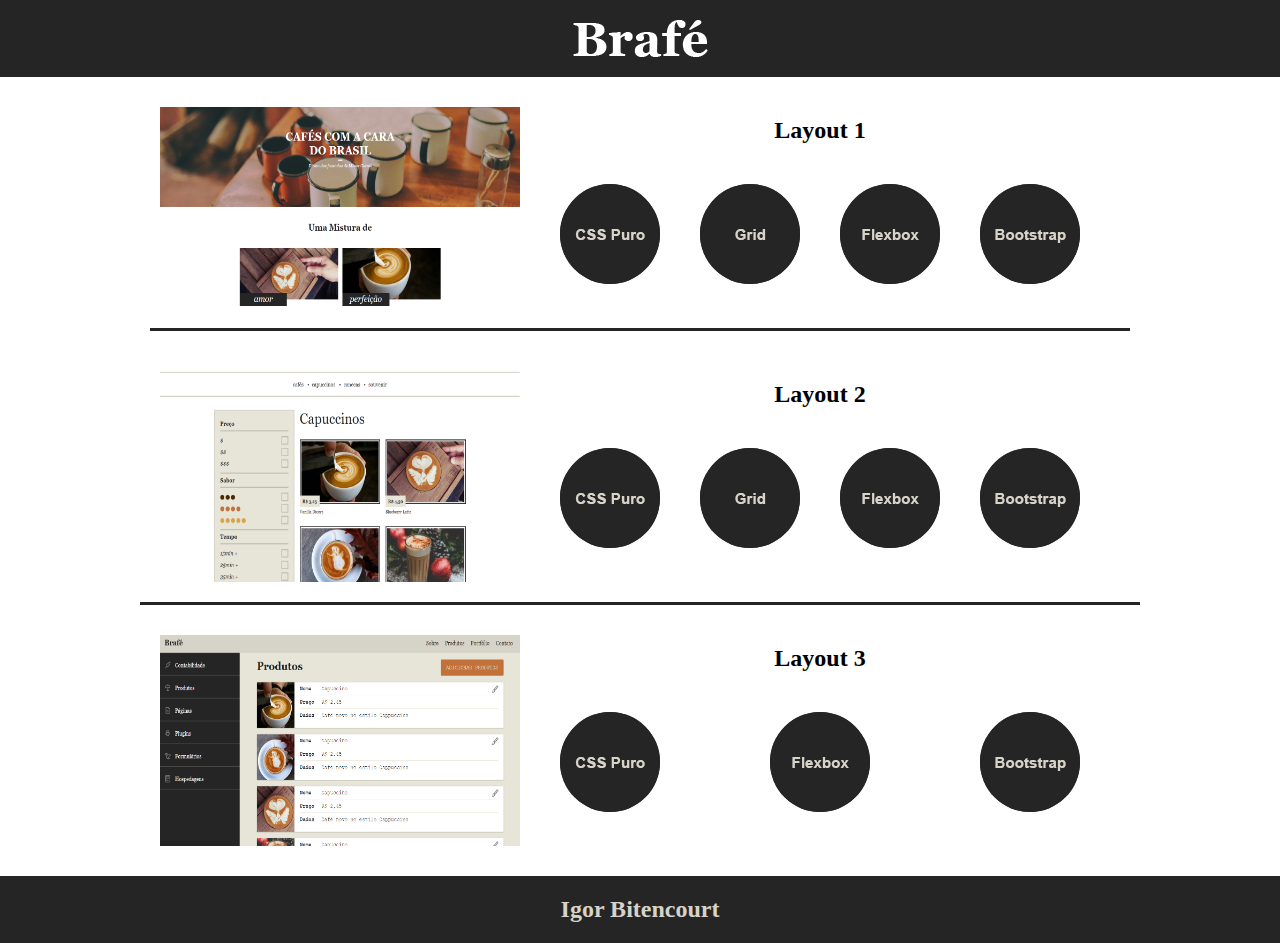
<file: index.html>
<!DOCTYPE html>
<html>
<head>
	<title>CSS Avançado Posicionamento</title>
	<meta charset="utf-8">
	<meta name="viewport" content="width=device-width, initial-scale=1, shrink-to-fit=no">
	<link rel="stylesheet" type="text/css" href="css/style.css">
</head>

	<header class="header">
		<img src="./img/brafe.png" alt="">
	</header>
	<body>
		<div>
			<div class="container-l1">
				<img src="./img/layout-1.png" alt="layout 1">
				<div class="info-l1">
					<h2>Layout 1</h2>
					<div>
						<a href="./layout1-1.html"><img src="./img/csspuro.png" href="" alt=""></a>
						<a href="./layout1-2.html"><img src="./img/grid.png" alt=""></a>
						<a href="./layout1-3.html"><img src="./img/flexbox.png" alt=""></a>
						<a href="./layout1-4.html"><img src="./img/bootstrap.png" alt=""></a>
					</div>	
				</div>
			</div>
		
			<div class="container-l2">
				<img src="./img/layout-2.png" alt="layout 2">
				<div class="info-l1">
					<h2>Layout 2</h2>
					<div>
						<a href="./layout2-1.html"><img src="./img/csspuro.png" alt=""></a>
						<a href="./layout2-2.html"><img src="./img/grid.png" alt=""></a>
						<a href="./layout2-3.html"><img src="./img/flexbox.png" alt=""></a>
						<a href="./layout2-4.html"><img src="./img/bootstrap.png" alt=""></a>
					</div>	
				</div>
			</div>
			
			<div class="container-l3">
				<img src="./img/layout-3.png" alt="layout 3">
				<div class="info-l1">
					<h2>Layout 3</h2>
					<div>
						<a href="./layout3-1.html"><img src="./img/csspuro.png" alt=""></a>
						<a href="./layout3-2.html"><img src="./img/flexbox.png" alt=""></a>
						<a href="./layout3-3.html"><img src="./img/bootstrap.png" alt=""></a>
					</div>	
				</div>
			</div>
		</div>
		<footer class="footer">
			<h2>Igor Bitencourt</h2>
		</footer>
	
</body>
</html>
</file>
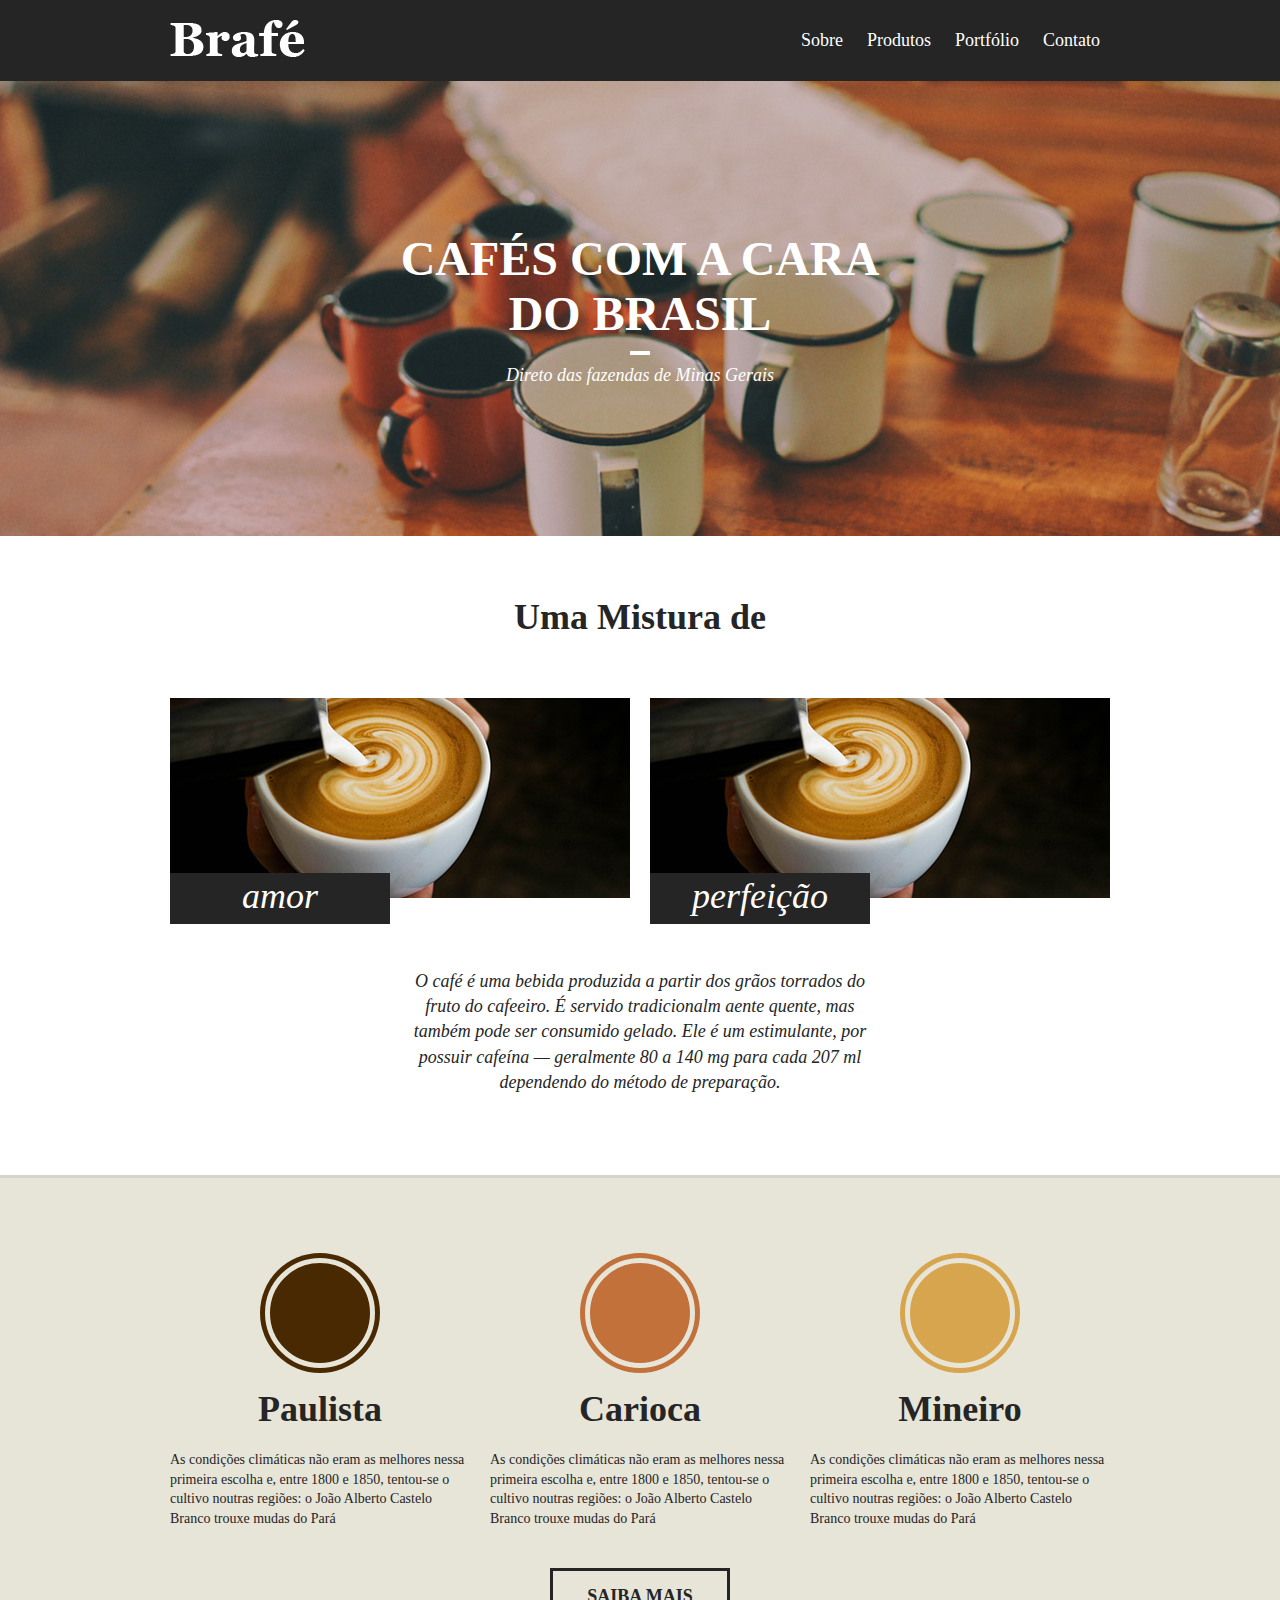
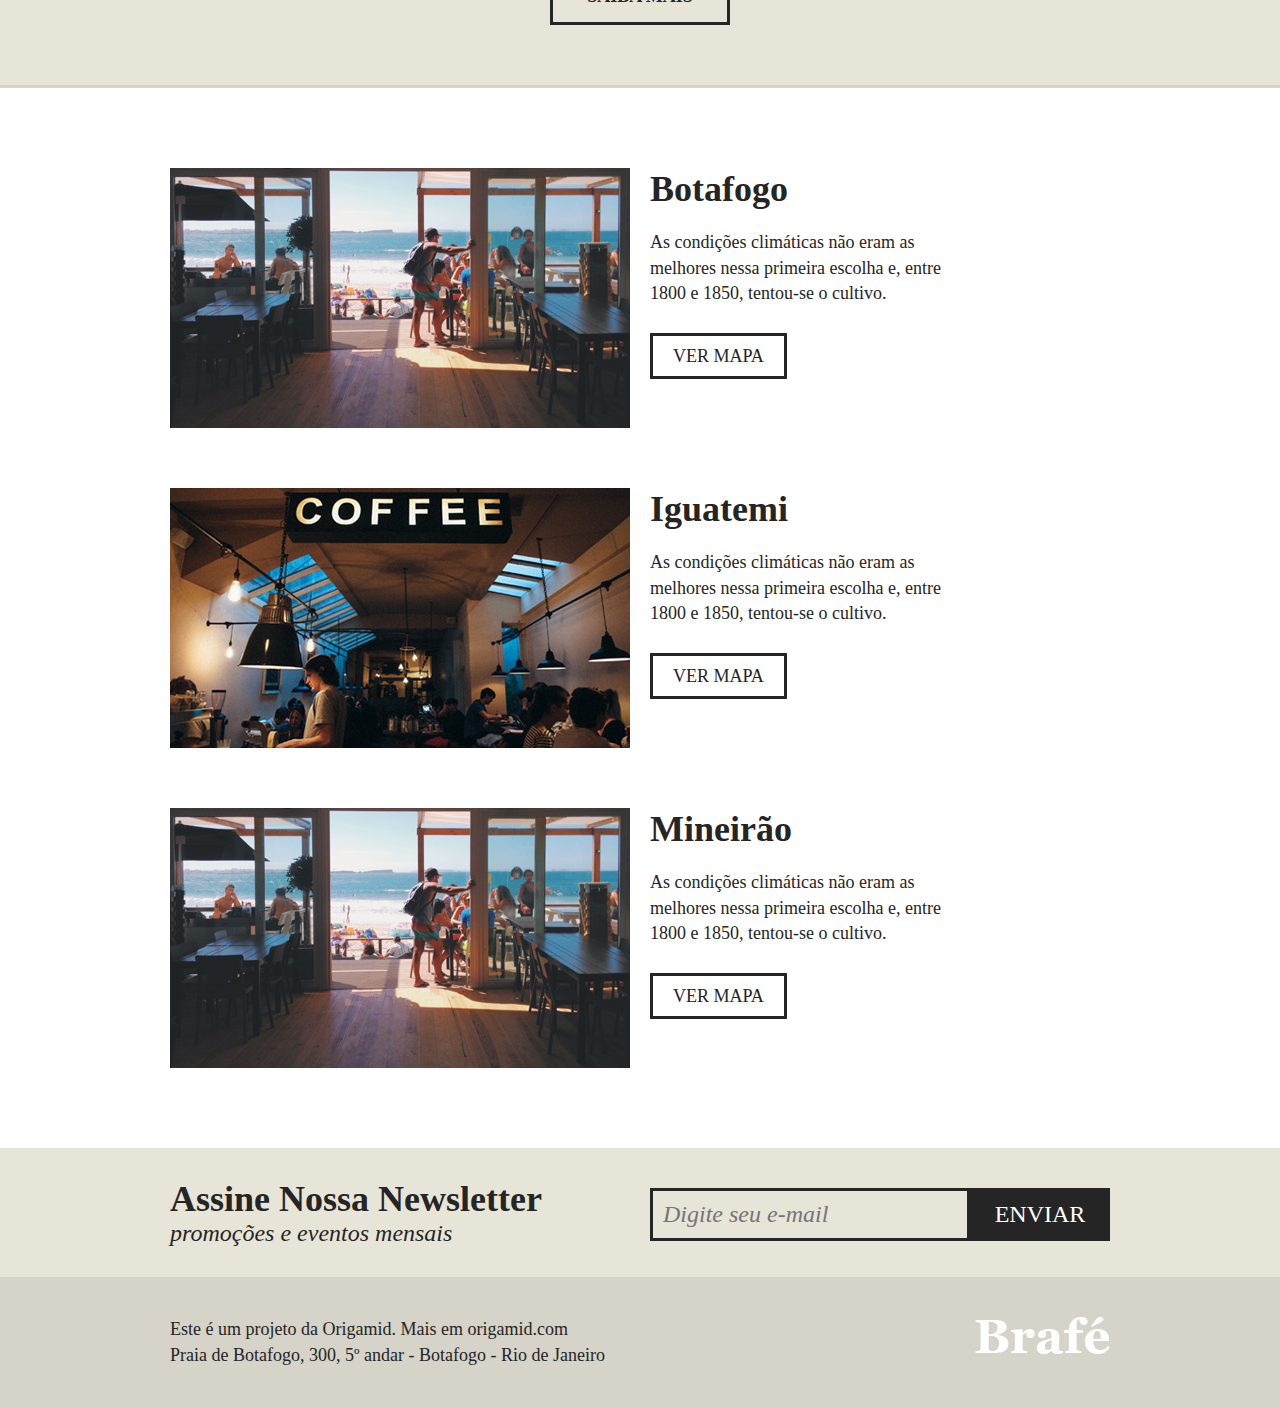
<file: layout1-1.html>
<!DOCTYPE html>
<html>
<head>
	<title>Brafé 1</title>
	<meta charset="utf-8">
	<meta name="viewport" content="width=device-width, initial-scale=1, shrink-to-fit=no">
	<link rel="stylesheet" type="text/css" href="css/1-1.css">
</head>
<body>
	
	<header class="menu">
		<div class="menu-container">
			<a class="menu-logo" href="index.html"><img src="img/1-1/brafe.png" alt="Brafé"></a>	
			<nav class="menu-nav">
				<ul>
					<li><a href="#">Sobre</a></li>
					<li><a href="#">Produtos</a></li>
					<li><a href="#">Portfólio</a></li>
					<li><a href="#">Contato</a></li>
				</ul>
			</nav>
		</div>
	</header>
	
	<main class="intro">
		<h1>Cafés com a cara<br>do Brasil</h1>
		<p>Direto das fazendas de Minas Gerais</p>
	</main>
	
	<section class="sobre">
		<h2>Uma Mistura de</h2>
		<div class="sobre-container">
			<div class="sobre-item">
				<img src="img/1-1/cafe-2.jpg">
				<h3>amor</h3>
			</div>
			<div class="sobre-item">
				<img src="img/1-1/cafe-2.jpg">
				<h3>perfeição</h3>
			</div>
		</div>
		<p>O café é uma bebida produzida a partir dos grãos torrados do fruto do cafeeiro. É servido tradicionalm
aente quente, mas também pode ser consumido gelado. Ele é um estimulante, por possuir cafeína — geralmente 80 a 140 mg para cada 207 ml dependendo do método de preparação.</p>
	</section>
	
	<section class="produtos">
		<div class="produtos-container">
			<div class="produtos-item">
				<h2 class="produtos-paulista">Paulista</h2>
				<p>As condições climáticas não eram as melhores nessa primeira escolha e, entre 1800 e 1850, tentou-se o cultivo noutras regiões: o João Alberto Castelo Branco trouxe mudas do Pará</p>
			</div>
			<div class="produtos-item">
				<h2 class="produtos-carioca">Carioca</h2>
				<p>As condições climáticas não eram as melhores nessa primeira escolha e, entre 1800 e 1850, tentou-se o cultivo noutras regiões: o João Alberto Castelo Branco trouxe mudas do Pará</p>
			</div>
			<div class="produtos-item">
				<h2 class="produtos-mineiro">Mineiro</h2>
				<p>As condições climáticas não eram as melhores nessa primeira escolha e, entre 1800 e 1850, tentou-se o cultivo noutras regiões: o João Alberto Castelo Branco trouxe mudas do Pará</p>
			</div>
		</div>
		<a class="produtos-btn" href="#">Saiba Mais</a>
	</section>
	
	<section class="locais">
		<div class="locais-item">
			<img src="img/1-1/botafogo.jpg" alt="Brafé unidade Botafogo">
			<div>
				<h2>Botafogo</h2>
				<p>As condições climáticas não eram as melhores nessa primeira escolha e, entre 1800 e 1850, tentou-se o cultivo.</p>
				<a href="#">Ver Mapa</a>
			</div>
		</div>
		
		<div class="locais-item">
			<img src="img/1-1/iguatemi.jpg" alt="Brafé unidade Iguatemi">
			<div>
				<h2>Iguatemi</h2>
				<p>As condições climáticas não eram as melhores nessa primeira escolha e, entre 1800 e 1850, tentou-se o cultivo.</p>
				<a href="#">Ver Mapa</a>
			</div>
		</div>
		
		<div class="locais-item">
			<img src="img/1-1/botafogo.jpg" alt="Brafé unidade Mineirão">
			<div>
				<h2>Mineirão</h2>
				<p>As condições climáticas não eram as melhores nessa primeira escolha e, entre 1800 e 1850, tentou-se o cultivo.</p>
				<a href="#">Ver Mapa</a>
			</div>
		</div>
	
	</section>
	
	<section class="assine">
		<div class="assine-container">
			<div class="assine-info">
				<h2>Assine Nossa Newsletter</h2>
				<p>promoções e eventos mensais</p>
			</div>
			<form>
				<label>E-mail</label>
				<input type="text" placeholder="Digite seu e-mail">
				<button type="submit">Enviar</button>
			</form>
		</div>
	</section>
	
	<footer class="footer">
		<div class="footer-container">
			<p>Este é um projeto da Origamid. Mais em origamid.com<br>Praia de Botafogo, 300, 5º andar - Botafogo - Rio de Janeiro</p>
			<img src="img/1-1/brafe.png" alt="Brafé">
		</div>
	</footer>
	
</body>
</html>
</file>
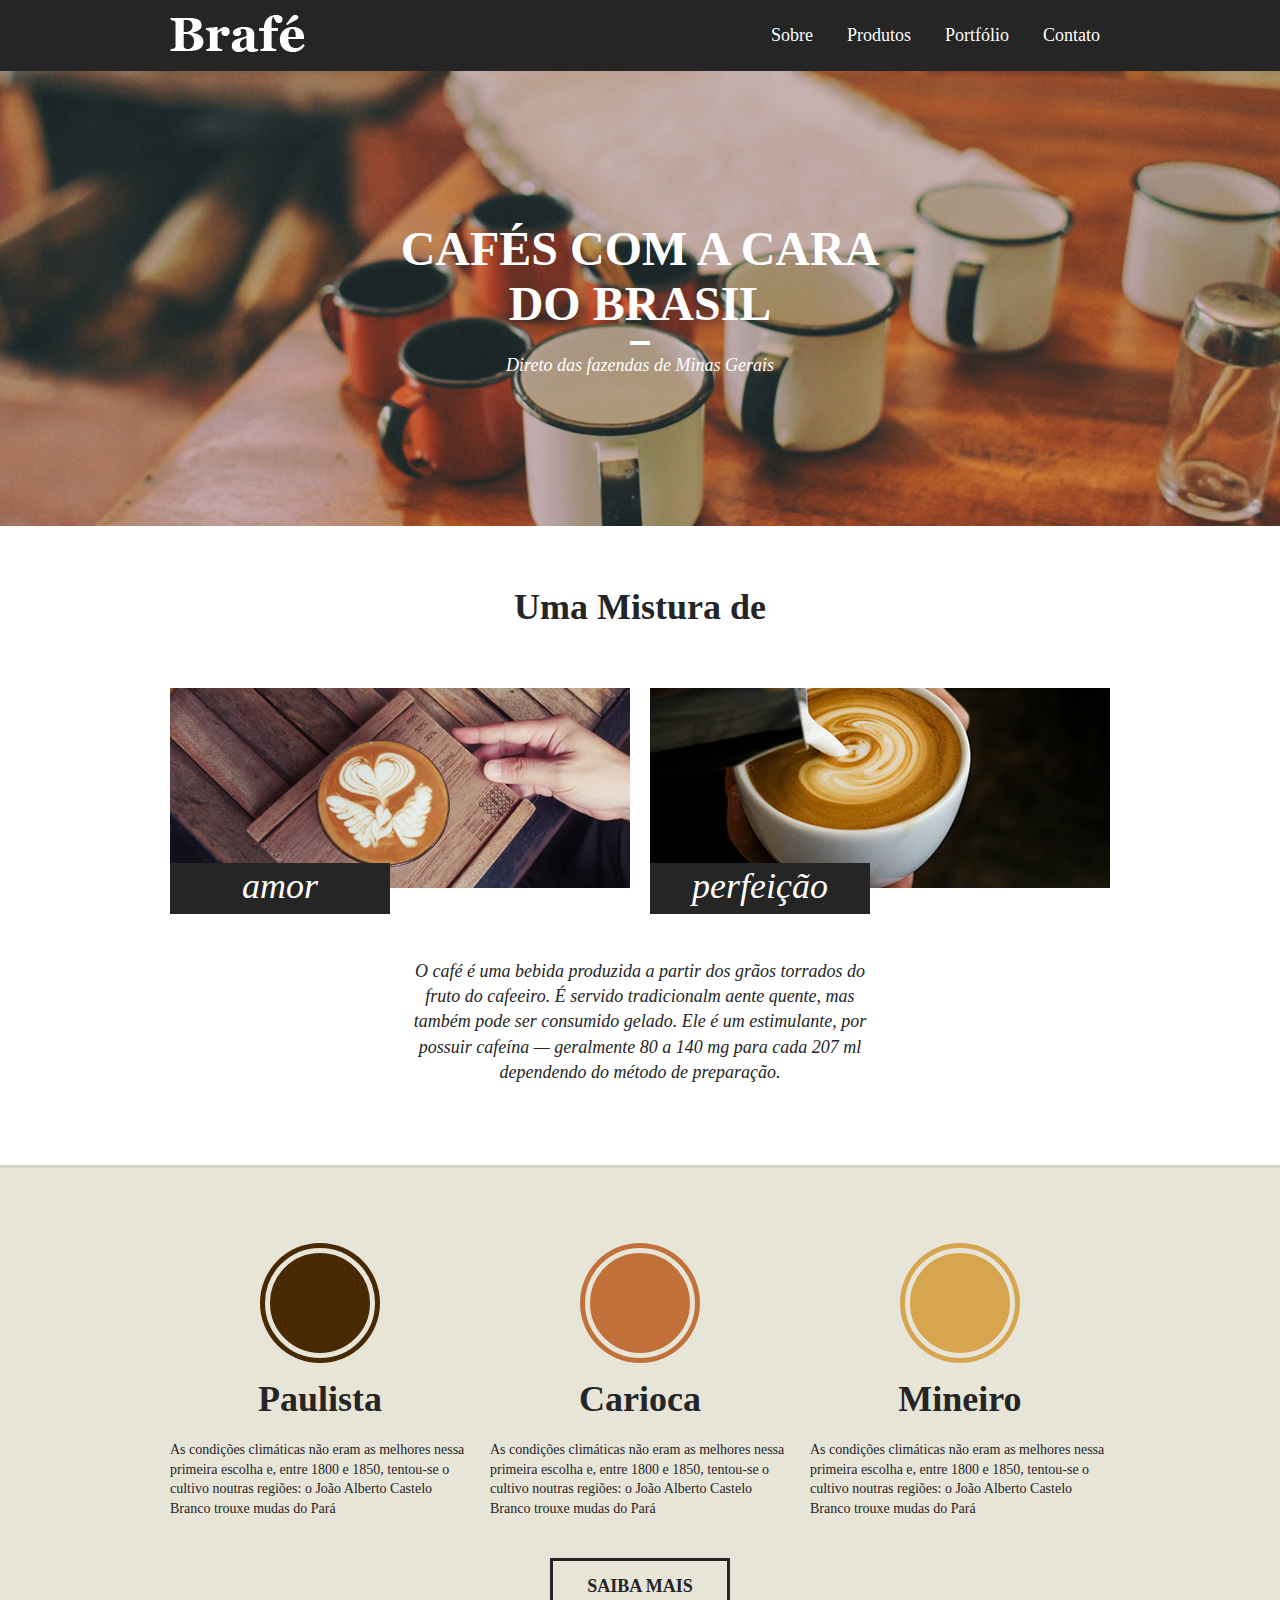
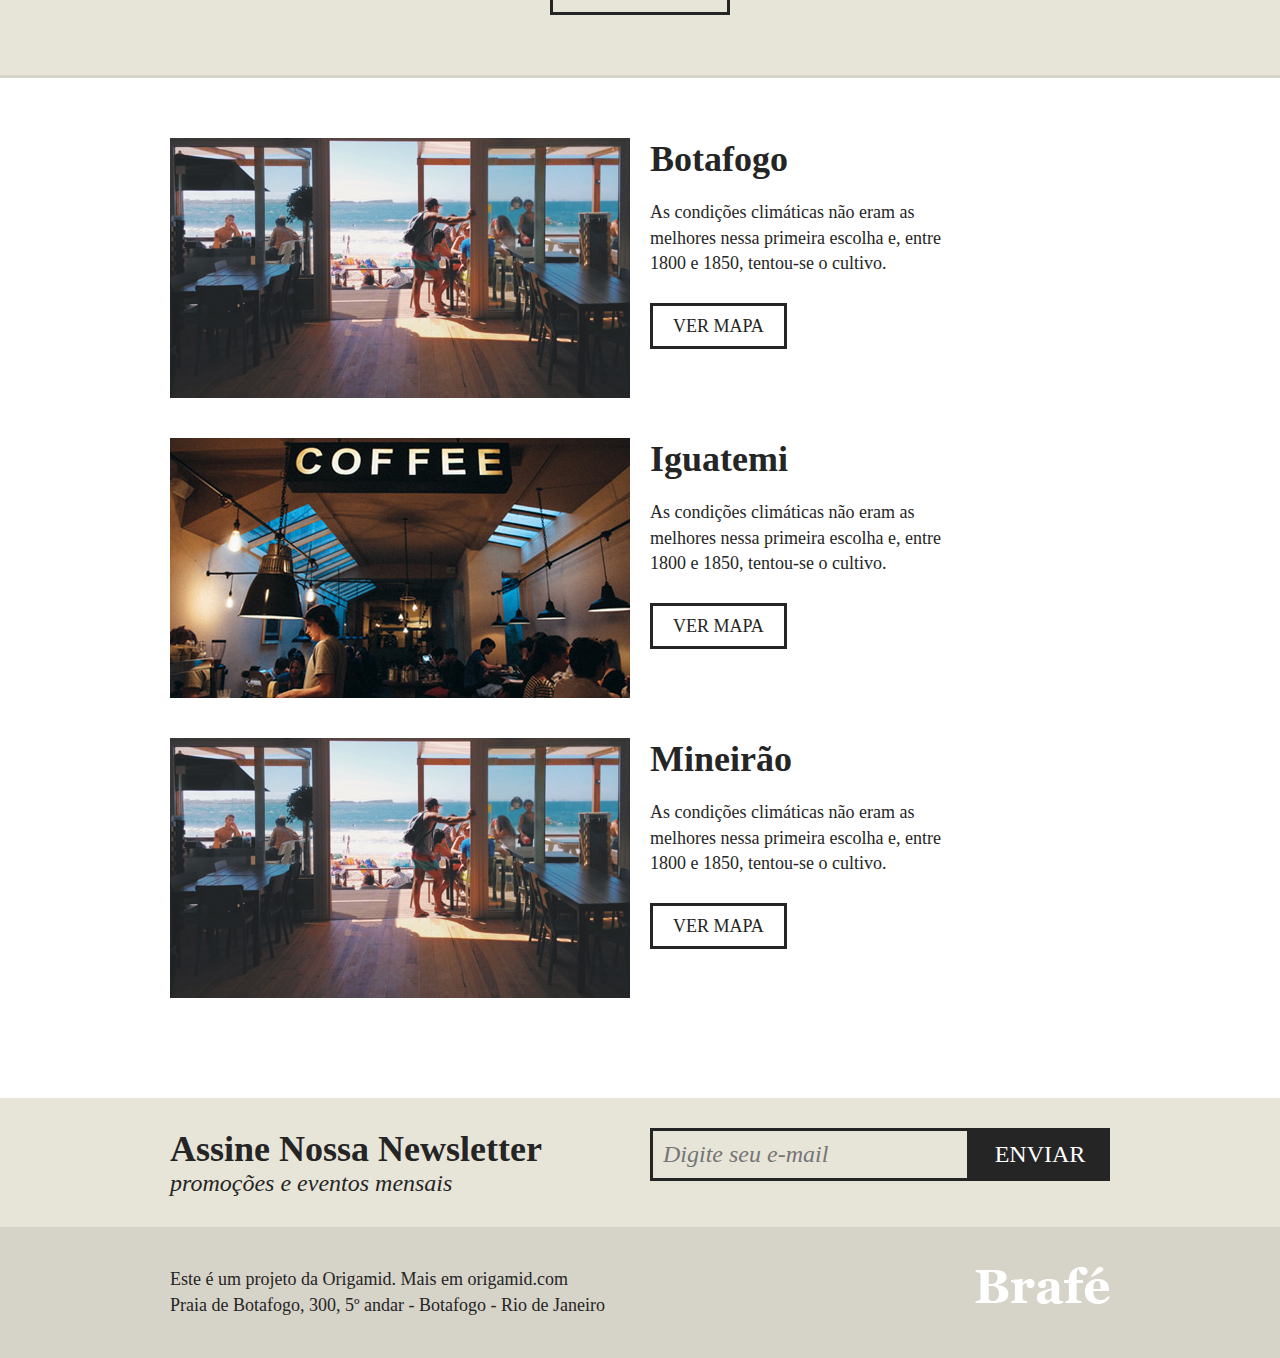
<file: layout1-2.html>
<!DOCTYPE html>
<html>
<head>
	<title>Brafé 1</title>
	<meta charset="utf-8">
	<meta name="viewport" content="width=device-width, initial-scale=1, shrink-to-fit=no">
	<link rel="stylesheet" type="text/css" href="css/1-2/grid.css">
	<link rel="stylesheet" type="text/css" href="css/1-2/style.css">
</head>
<body>
	
	<header class="menu">
		<div class="container">
			<a class="menu-logo grid-4" href="index.html"><img src="img/1-2/brafe.png" alt="Brafé"></a>	
			<nav class="menu-nav grid-8">
				<ul>
					<li><a href="#">Sobre</a></li>
					<li><a href="#">Produtos</a></li>
					<li><a href="#">Portfólio</a></li>
					<li><a href="#">Contato</a></li>
				</ul>
			</nav>
		</div>
	</header>
	
	<main class="intro">
		<h1>Cafés com a cara<br>do Brasil</h1>
		<p>Direto das fazendas de Minas Gerais</p>
	</main>
	
	<section class="sobre">
		<h2>Uma Mistura de</h2>
		<div class="container">
			<div class="sobre-item grid-6">
				<img src="img/1-2/cafe-1.jpg">
				<h3>amor</h3>
			</div>
			<div class="sobre-item grid-6">
				<img src="img/1-2/cafe-2.jpg">
				<h3>perfeição</h3>
			</div>
		</div>
		<p>O café é uma bebida produzida a partir dos grãos torrados do fruto do cafeeiro. É servido tradicionalm
aente quente, mas também pode ser consumido gelado. Ele é um estimulante, por possuir cafeína — geralmente 80 a 140 mg para cada 207 ml dependendo do método de preparação.</p>
	</section>
	
	<section class="produtos">
		<div class="container">
			<div class="produtos-item grid-4">
				<h2 class="produtos-paulista">Paulista</h2>
				<p>As condições climáticas não eram as melhores nessa primeira escolha e, entre 1800 e 1850, tentou-se o cultivo noutras regiões: o João Alberto Castelo Branco trouxe mudas do Pará</p>
			</div>
			<div class="produtos-item grid-4">
				<h2 class="produtos-carioca">Carioca</h2>
				<p>As condições climáticas não eram as melhores nessa primeira escolha e, entre 1800 e 1850, tentou-se o cultivo noutras regiões: o João Alberto Castelo Branco trouxe mudas do Pará</p>
			</div>
			<div class="produtos-item grid-4">
				<h2 class="produtos-mineiro">Mineiro</h2>
				<p>As condições climáticas não eram as melhores nessa primeira escolha e, entre 1800 e 1850, tentou-se o cultivo noutras regiões: o João Alberto Castelo Branco trouxe mudas do Pará</p>
			</div>
		</div>
		<a class="produtos-btn" href="#">Saiba Mais</a>
	</section>
	
	<section class="locais">
		<div class="locais-item container">
			<div class="grid-6">
				<img src="img/1-2/botafogo.jpg" alt="Brafé unidade Botafogo">
			</div>
			<div class="grid-6">
				<h2>Botafogo</h2>
				<p>As condições climáticas não eram as melhores nessa primeira escolha e, entre 1800 e 1850, tentou-se o cultivo.</p>
				<a href="#">Ver Mapa</a>
			</div>
		</div>
		
		<div class="locais-item container">
			<div class="grid-6">
				<img src="img/1-2/iguatemi.jpg" alt="Brafé unidade Iguatemi">
			</div>
			<div class="grid-6">
				<h2>Iguatemi</h2>
				<p>As condições climáticas não eram as melhores nessa primeira escolha e, entre 1800 e 1850, tentou-se o cultivo.</p>
				<a href="#">Ver Mapa</a>
			</div>
		</div>
		
		<div class="locais-item container">
			<div class="grid-6">
				<img src="img/1-2/botafogo.jpg" alt="Brafé unidade Mineirão">
			</div>
			<div class="grid-6">
				<h2>Mineirão</h2>
				<p>As condições climáticas não eram as melhores nessa primeira escolha e, entre 1800 e 1850, tentou-se o cultivo.</p>
				<a href="#">Ver Mapa</a>
			</div>
		</div>
	
	</section>
	
	<section class="assine">
		<div class="container">
			<div class="assine-info grid-6">
				<h2>Assine Nossa Newsletter</h2>
				<p>promoções e eventos mensais</p>
			</div>
			<form class="grid-6">
				<label>E-mail</label>
				<input type="text" placeholder="Digite seu e-mail">
				<button type="submit">Enviar</button>
			</form>
		</div>
	</section>
	
	<footer class="footer">
		<div class="container">
			<p class="grid-8">Este é um projeto da Origamid. Mais em origamid.com<br>Praia de Botafogo, 300, 5º andar - Botafogo - Rio de Janeiro</p>
			<div class="grid-4">
				<img src="img/1-2/brafe.png" alt="Brafé">
			</div>
		</div>
	</footer>
	
</body>
</html>
</file>
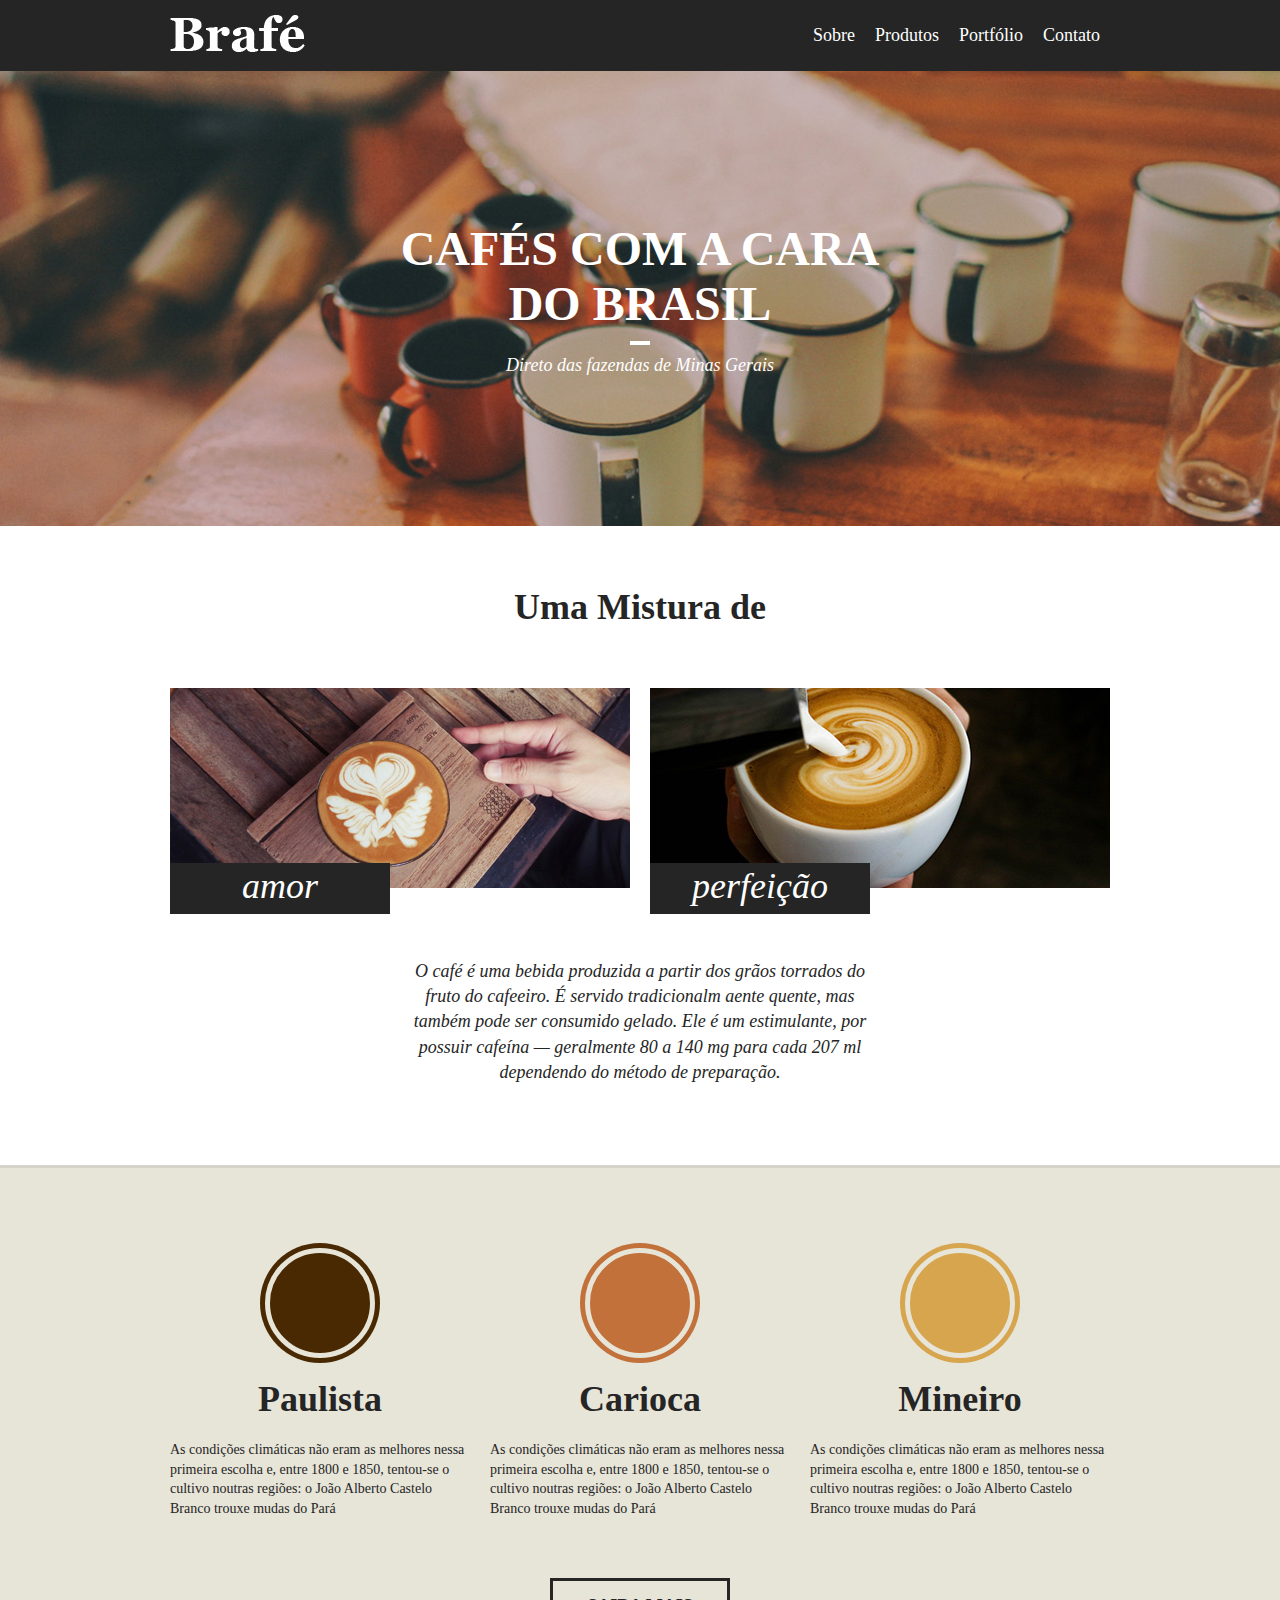
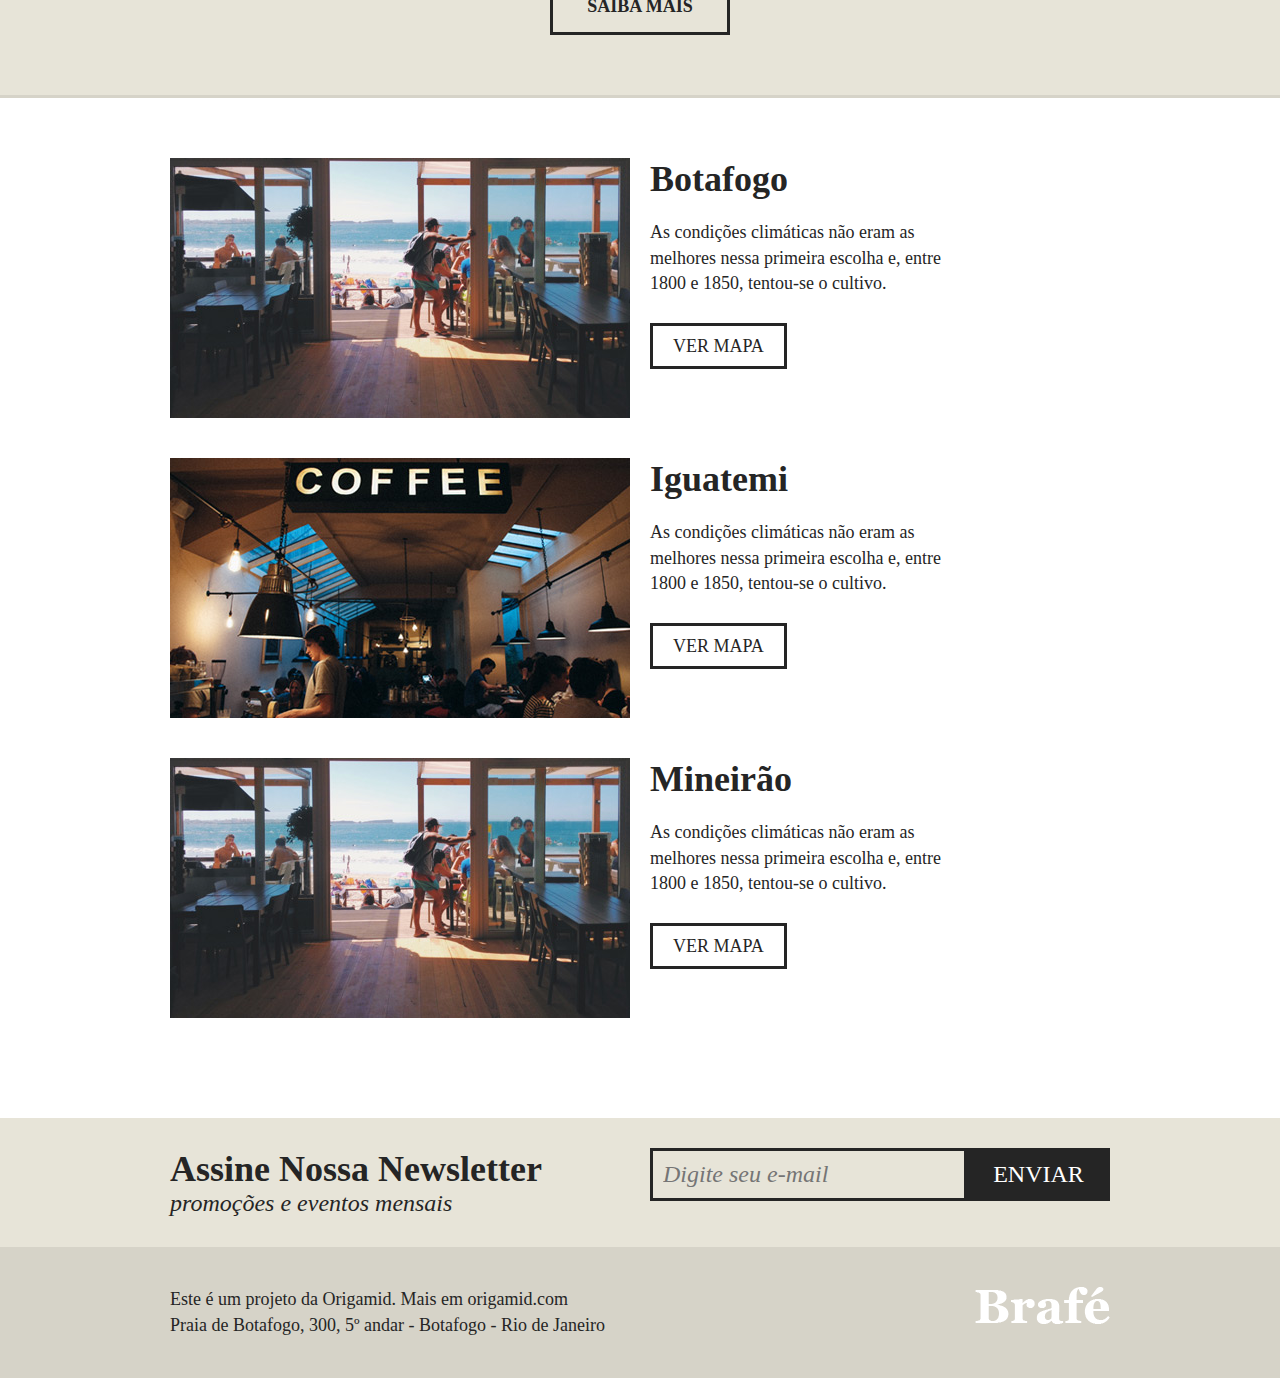
<file: layout1-3.html>
<!DOCTYPE html>
<html>
<head>
	<title>Brafé 1</title>
	<meta charset="utf-8">
	<meta name="viewport" content="width=device-width, initial-scale=1, shrink-to-fit=no">
	<link rel="stylesheet" type="text/css" href="css/1-3/style.css">
</head>
<body>
	
	<header class="menu">
		<div class="container">
			<a class="menu-logo" href="index.html"><img src="img/brafe.png" alt="Brafé"></a>	
			<nav class="menu-nav">
				<ul>
					<li><a href="#">Sobre</a></li>
					<li><a href="#">Produtos</a></li>
					<li><a href="#">Portfólio</a></li>
					<li><a href="#">Contato</a></li>
				</ul>
			</nav>
		</div>
	</header>
	
	<main class="intro">
		<h1>Cafés com a cara<br>do Brasil</h1>
		<p>Direto das fazendas de Minas Gerais</p>
	</main>
	
	<section class="sobre">
		<h2>Uma Mistura de</h2>
		<div class="container">
			<div class="sobre-item">
				<img src="img/cafe-1.jpg">
				<h3>amor</h3>
			</div>
			<div class="sobre-item">
				<img src="img/cafe-2.jpg">
				<h3>perfeição</h3>
			</div>
		</div>
		<p>O café é uma bebida produzida a partir dos grãos torrados do fruto do cafeeiro. É servido tradicionalm
aente quente, mas também pode ser consumido gelado. Ele é um estimulante, por possuir cafeína — geralmente 80 a 140 mg para cada 207 ml dependendo do método de preparação.</p>
	</section>
	
	<section class="produtos">
		<div class="container">
			<div class="produtos-item">
				<h2 class="produtos-paulista">Paulista</h2>
				<p>As condições climáticas não eram as melhores nessa primeira escolha e, entre 1800 e 1850, tentou-se o cultivo noutras regiões: o João Alberto Castelo Branco trouxe mudas do Pará</p>
			</div>
			<div class="produtos-item">
				<h2 class="produtos-carioca">Carioca</h2>
				<p>As condições climáticas não eram as melhores nessa primeira escolha e, entre 1800 e 1850, tentou-se o cultivo noutras regiões: o João Alberto Castelo Branco trouxe mudas do Pará</p>
			</div>
			<div class="produtos-item">
				<h2 class="produtos-mineiro">Mineiro</h2>
				<p>As condições climáticas não eram as melhores nessa primeira escolha e, entre 1800 e 1850, tentou-se o cultivo noutras regiões: o João Alberto Castelo Branco trouxe mudas do Pará</p>
			</div>
		</div>
		<a class="produtos-btn" href="#">Saiba Mais</a>
	</section>
	
	<section class="locais">
		<div class="locais-item container">
			<div class="locais-img">
				<img src="img/botafogo.jpg" alt="Brafé unidade Botafogo">
			</div>
			<div class="locais-info">
				<h2>Botafogo</h2>
				<p>As condições climáticas não eram as melhores nessa primeira escolha e, entre 1800 e 1850, tentou-se o cultivo.</p>
				<a href="#">Ver Mapa</a>
			</div>
		</div>
		
		<div class="locais-item container">
			<div class="locais-img">
				<img src="img/iguatemi.jpg" alt="Brafé unidade Iguatemi">
			</div>
			<div class="locais-info">
				<h2>Iguatemi</h2>
				<p>As condições climáticas não eram as melhores nessa primeira escolha e, entre 1800 e 1850, tentou-se o cultivo.</p>
				<a href="#">Ver Mapa</a>
			</div>
		</div>
		
		<div class="locais-item container">
			<div class="locais-img">
				<img src="img/botafogo.jpg" alt="Brafé unidade Mineirão">
			</div>
			<div class="locais-info">
				<h2>Mineirão</h2>
				<p>As condições climáticas não eram as melhores nessa primeira escolha e, entre 1800 e 1850, tentou-se o cultivo.</p>
				<a href="#">Ver Mapa</a>
			</div>
		</div>
	
	</section>
	
	<section class="assine">
		<div class="container">
			<div class="assine-info">
				<h2>Assine Nossa Newsletter</h2>
				<p>promoções e eventos mensais</p>
			</div>
			<form>
				<label>E-mail</label>
				<input type="text" placeholder="Digite seu e-mail">
				<button type="submit">Enviar</button>
			</form>
		</div>
	</section>
	
	<footer class="footer">
		<div class="container">
			<p>Este é um projeto da Origamid. Mais em origamid.com<br>Praia de Botafogo, 300, 5º andar - Botafogo - Rio de Janeiro</p>
			<div class="footer-img">
				<img src="img/brafe.png" alt="Brafé">
			</div>
		</div>
	</footer>
	
</body>
</html>
</file>
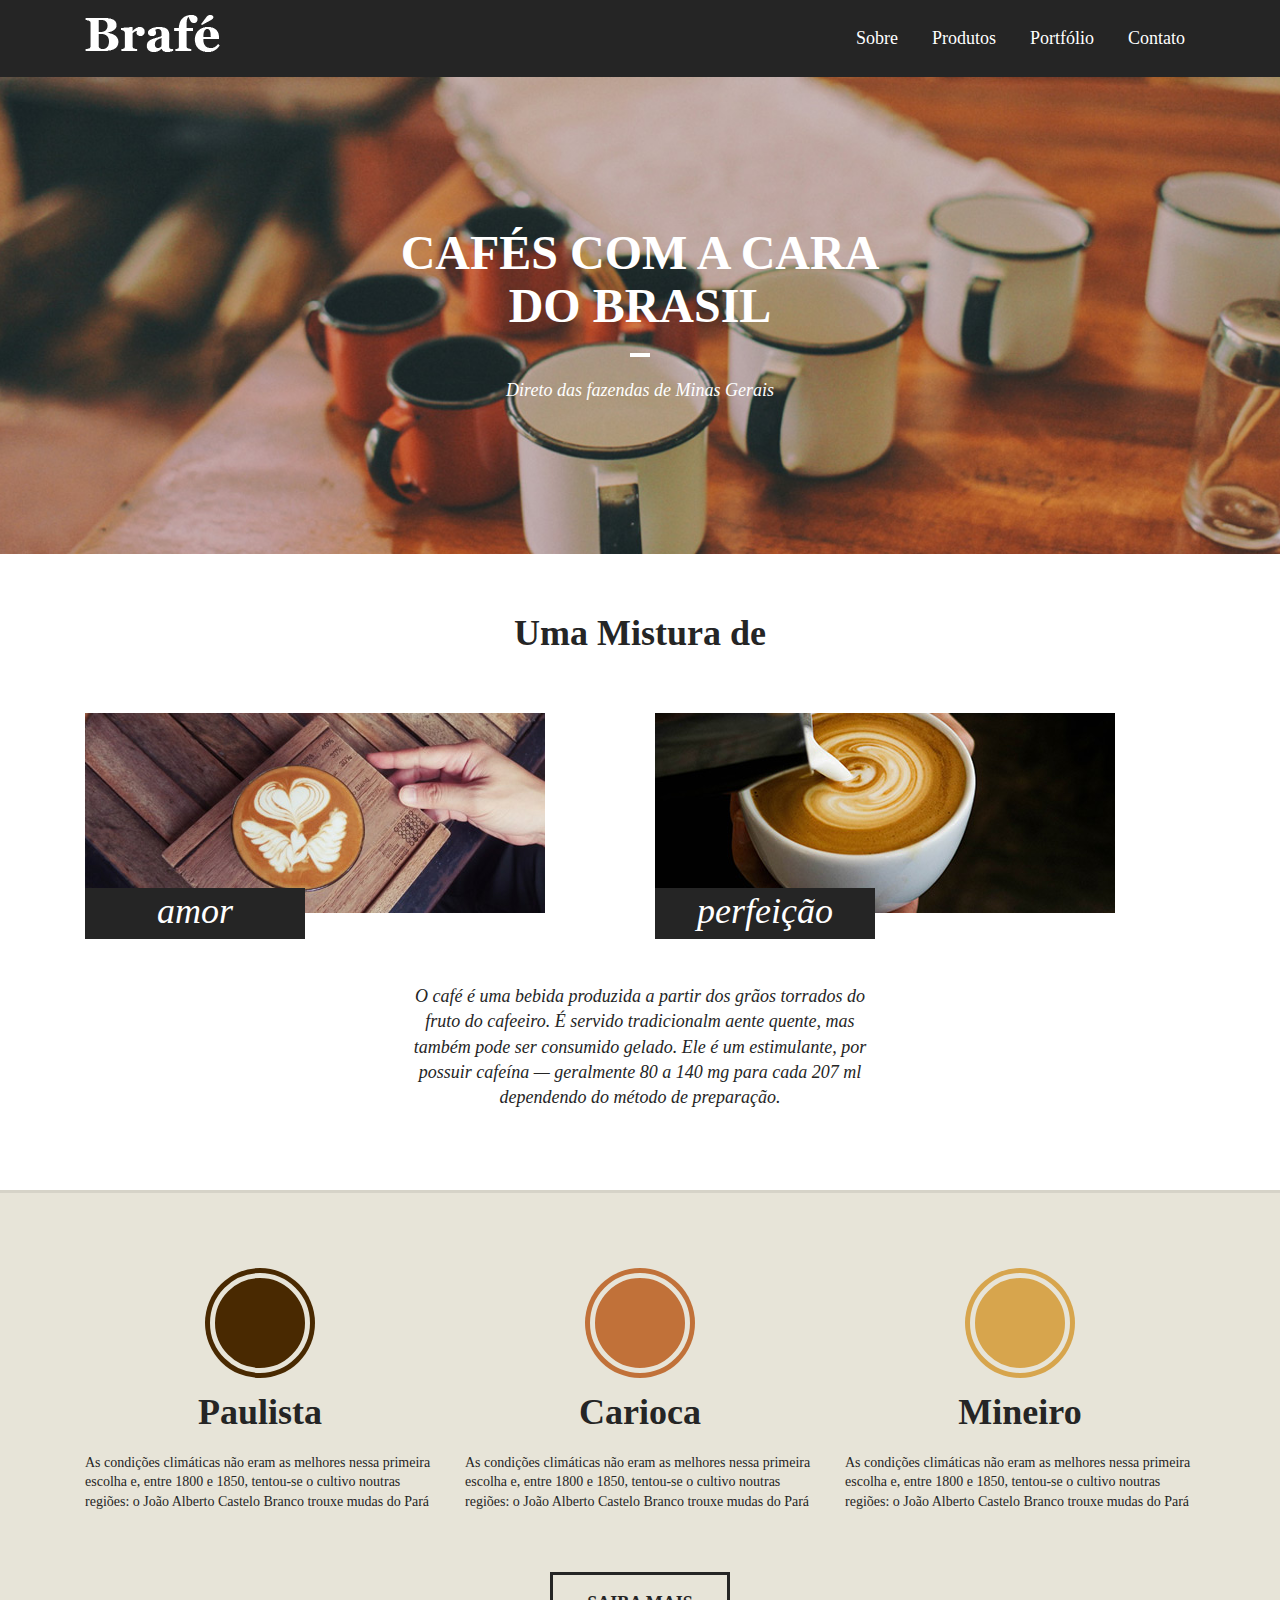
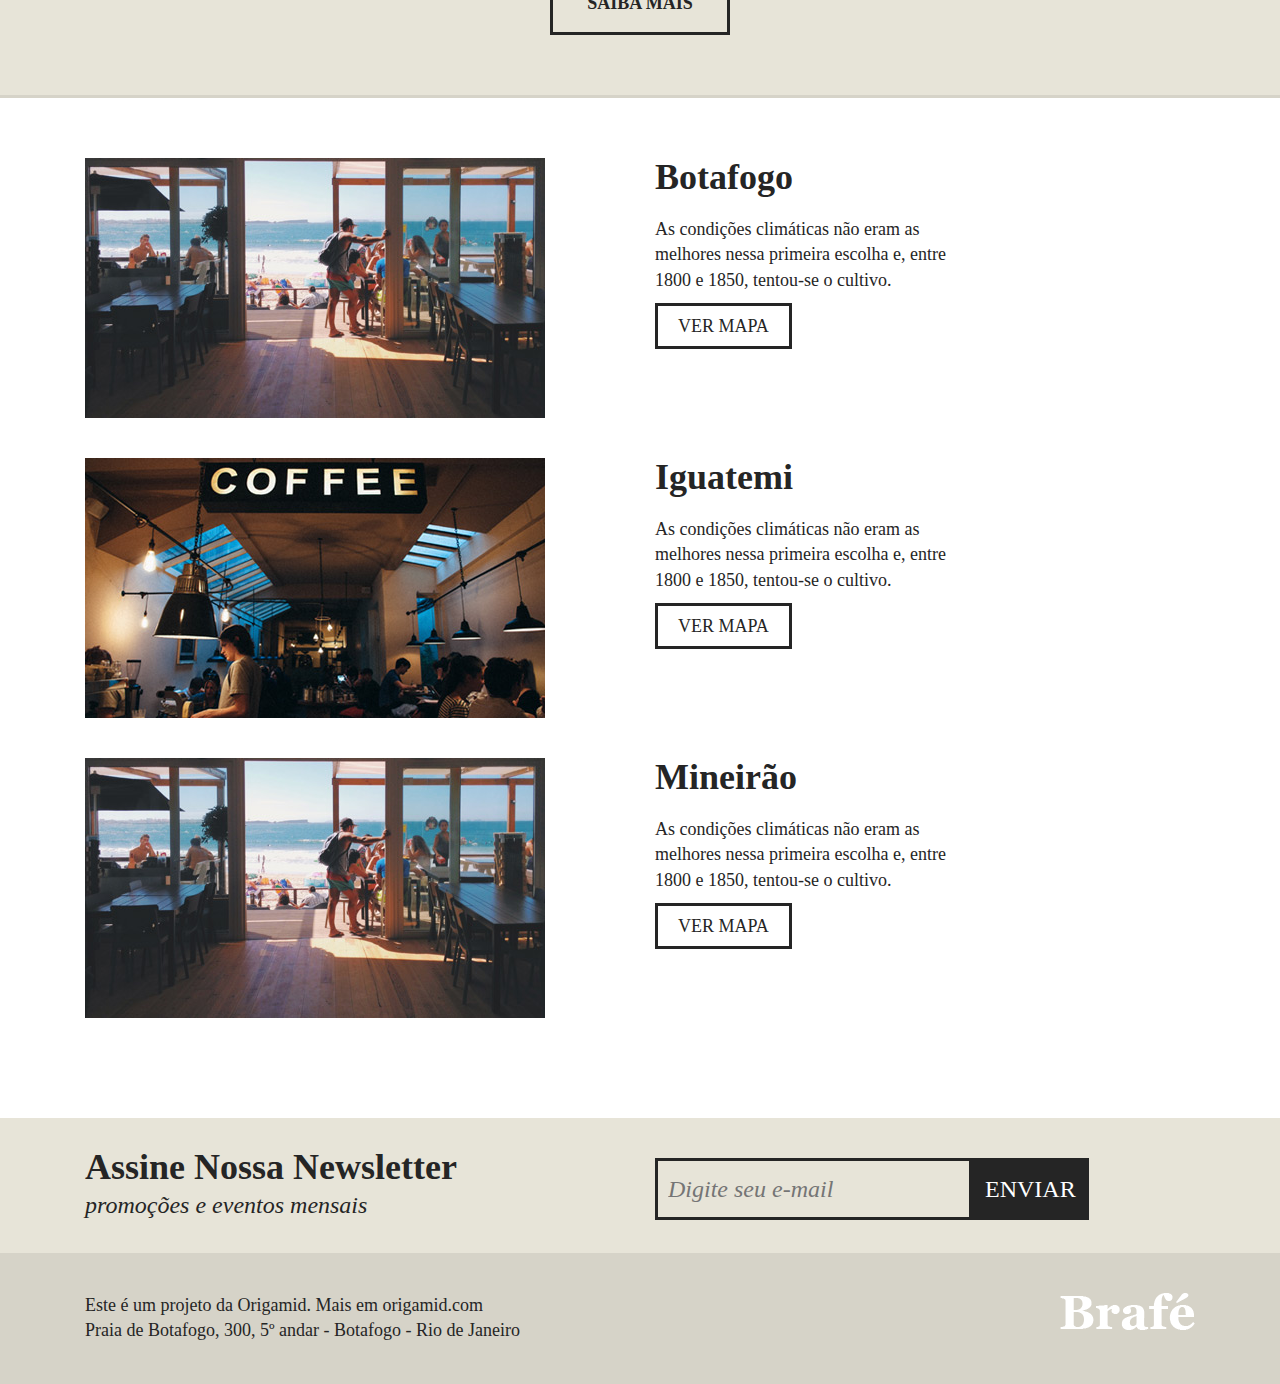
<file: layout1-4.html>
<!DOCTYPE html>
<html>
<head>
	<title>Brafé 1</title>
	<meta charset="utf-8">
	<meta name="viewport" content="width=device-width, initial-scale=1, shrink-to-fit=no">
	<link rel="stylesheet" type="text/css" href="css/1-4/bootstrap.min.css">
	<link rel="stylesheet" type="text/css" href="css/1-4/style.css">
</head>
<body>
	
	<header class="menu">
		<div class="container">
			<div class="row">
				<a class="menu-logo col-md-4" href="index.html"><img src="img/brafe.png" alt="Brafé"></a>	
				<nav class="menu-nav col-md-8">
					<ul>
						<li><a href="#">Sobre</a></li>
						<li><a href="#">Produtos</a></li>
						<li><a href="#">Portfólio</a></li>
						<li><a href="#">Contato</a></li>
					</ul>
				</nav>
			</div>
		</div>
	</header>
	
	<main class="intro">
		<h1>Cafés com a cara<br>do Brasil</h1>
		<p>Direto das fazendas de Minas Gerais</p>
	</main>
	
	<section class="sobre container">
		<h2>Uma Mistura de</h2>
		<div class="row">
			<div class="col-sm sobre-item">
				<img src="img/cafe-1.jpg">
				<h3>amor</h3>
			</div>
			<div class="col-sm sobre-item">
				<img src="img/cafe-2.jpg">
				<h3>perfeição</h3>
			</div>
		</div>
		<p>O café é uma bebida produzida a partir dos grãos torrados do fruto do cafeeiro. É servido tradicionalm
aente quente, mas também pode ser consumido gelado. Ele é um estimulante, por possuir cafeína — geralmente 80 a 140 mg para cada 207 ml dependendo do método de preparação.</p>
	</section>
	
	<section class="produtos">
		<div class="container">
			<div class="row">
				<div class="produtos-item col-sm">
					<h2 class="produtos-paulista">Paulista</h2>
					<p>As condições climáticas não eram as melhores nessa primeira escolha e, entre 1800 e 1850, tentou-se o cultivo noutras regiões: o João Alberto Castelo Branco trouxe mudas do Pará</p>
				</div>
				<div class="produtos-item col-sm">
					<h2 class="produtos-carioca">Carioca</h2>
					<p>As condições climáticas não eram as melhores nessa primeira escolha e, entre 1800 e 1850, tentou-se o cultivo noutras regiões: o João Alberto Castelo Branco trouxe mudas do Pará</p>
				</div>
				<div class="produtos-item col-sm">
					<h2 class="produtos-mineiro">Mineiro</h2>
					<p>As condições climáticas não eram as melhores nessa primeira escolha e, entre 1800 e 1850, tentou-se o cultivo noutras regiões: o João Alberto Castelo Branco trouxe mudas do Pará</p>
				</div>
			</div>
			<a class="produtos-btn" href="#">Saiba Mais</a>
		</div>
	</section>
	
	<section class="locais container">
		<div class="locais-item row">
			<div class="col-sm">
				<img src="img/botafogo.jpg" alt="Brafé unidade Botafogo">
			</div>
			<div class="col-sm">
				<h2>Botafogo</h2>
				<p>As condições climáticas não eram as melhores nessa primeira escolha e, entre 1800 e 1850, tentou-se o cultivo.</p>
				<a href="#">Ver Mapa</a>
			</div>
		</div>
		
		<div class="locais-item row">
			<div class="col-sm">
				<img src="img/iguatemi.jpg" alt="Brafé unidade Iguatemi">
			</div>
			<div class="col-sm">
				<h2>Iguatemi</h2>
				<p>As condições climáticas não eram as melhores nessa primeira escolha e, entre 1800 e 1850, tentou-se o cultivo.</p>
				<a href="#">Ver Mapa</a>
			</div>
		</div>
		
		<div class="locais-item row">
			<div class="col-sm">
				<img src="img/botafogo.jpg" alt="Brafé unidade Mineirão">
			</div>
			<div class="col-sm">
				<h2>Mineirão</h2>
				<p>As condições climáticas não eram as melhores nessa primeira escolha e, entre 1800 e 1850, tentou-se o cultivo.</p>
				<a href="#">Ver Mapa</a>
			</div>
		</div>
	
	</section>
	
	<section class="assine">
		<div class="container">
			<div class="row">
				<div class="assine-info col-sm">
					<h2>Assine Nossa Newsletter</h2>
					<p>promoções e eventos mensais</p>
				</div>
				<form class="col-sm">
					<label>E-mail</label>
					<input type="text" placeholder="Digite seu e-mail">
					<button type="submit">Enviar</button>
				</form>
			</div>
		</div>
	</section>
	
	<footer class="footer">
		<div class="container">
			<div class="row">
				<p class="col-sm-8">Este é um projeto da Origamid. Mais em origamid.com<br>Praia de Botafogo, 300, 5º andar - Botafogo - Rio de Janeiro</p>
				<div class="col-sm">
					<img src="img/brafe.png" alt="Brafé">
				</div>
			</div>
		</div>
	</footer>
	
</body>
</html>
</file>
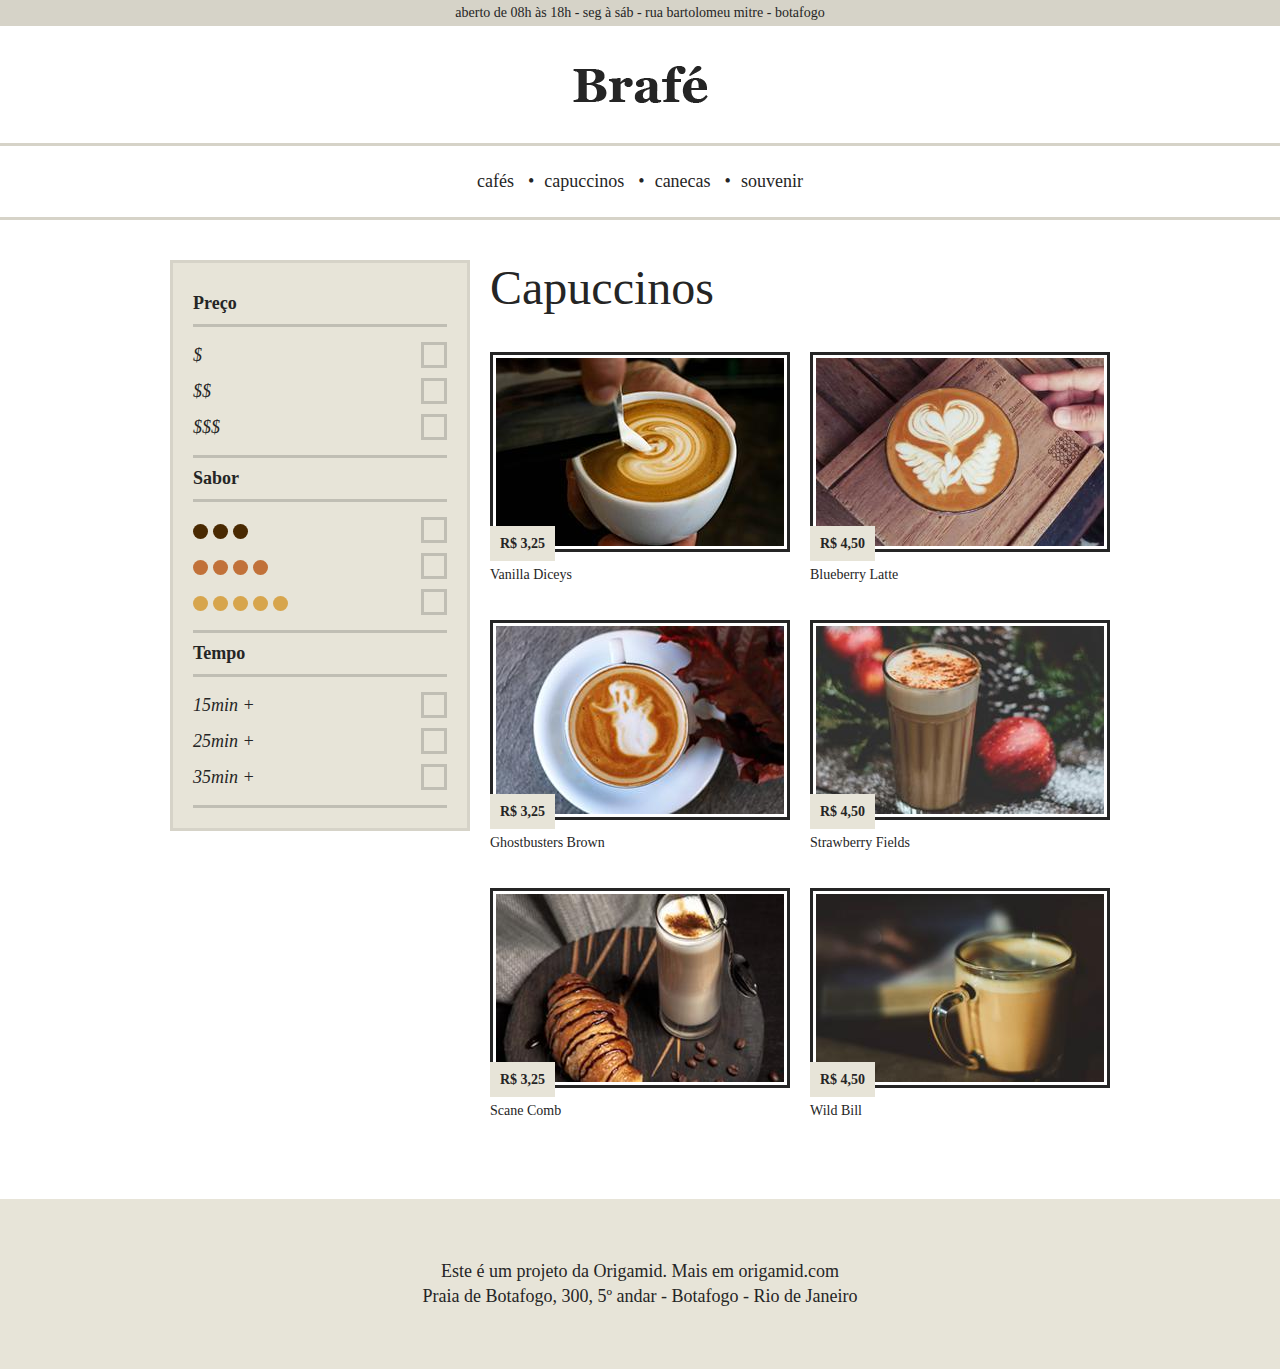
<file: layout2-1.html>
<!DOCTYPE html>
<html>
<head>
	<title>Brafé 2</title>
	<meta charset="utf-8">
	<meta name="viewport" content="width=device-width, initial-scale=1, shrink-to-fit=no">
	<link rel="stylesheet" type="text/css" href="css/2-1/style.css">
</head>
<body>
	
	<header>
		<div class="header-informacoes">
			<p>aberto de 08h às 18h - seg à sáb - rua bartolomeu mitre - botafogo</p>
		</div>
		<a class="header-logo" href="index.html">
			<img src="img/2-1/brafe.png" alt="Brafé">
		</a>
		<nav class="header-menu">
			<ul>
				<li><a href="#">cafés</a></li>
				<li><a href="#">capuccinos</a></li>
				<li><a href="#">canecas</a></li>
				<li><a href="#">souvenir</a></li>
			</ul>
		</nav>
	</header>
	
	<div class="container">
		<nav class="filtro">
			<h2>Preço</h2>
			<ul>
				<li>$</li>
				<li>$$</li>
				<li>$$$</li>
			</ul>
			<h2>Sabor</h2>
			<ul class="sabor">
				<li><span class="sabor-3">Marrom</span></li>
				<li><span class="sabor-4">Laranja</span></li>
				<li><span class="sabor-5">Amarelo</span></li>
			</ul>
			<h2>Tempo</h2>
			<ul>
				<li>15min +</li>
				<li>25min +</li>
				<li>35min +</li>
			</ul>
		</nav>
		
		<section class="produtos">
			<h1>Capuccinos</h1>
			<ul>
				<li>
					<img src="img/2-1/cafe-1.jpg" alt="Café 1">
					<span>R$ 3,25</span>
					<h2>Vanilla Diceys</h2>
				</li>
				
				<li>
					<img src="img/2-1/cafe-2.jpg" alt="Café 1">
					<span>R$ 4,50</span>
					<h2>Blueberry Latte</h2>
				</li>
				
				<li>
					<img src="img/2-1/cafe-3.jpg" alt="Café 1">
					<span>R$ 3,25</span>
					<h2>Ghostbusters Brown</h2>
				</li>
				
				<li>
					<img src="img/2-1/cafe-4.jpg" alt="Café 1">
					<span>R$ 4,50</span>
					<h2>Strawberry Fields</h2>
				</li>
				
				<li>
					<img src="img/2-1/cafe-5.jpg" alt="Café 1">
					<span>R$ 3,25</span>
					<h2>Scane Comb</h2>
				</li>
				
				<li>
					<img src="img/2-1/cafe-6.jpg" alt="Café 1">
					<span>R$ 4,50</span>
					<h2>Wild Bill</h2>
				</li>
			</ul>
		</section>
	</div>
	
	<footer class="footer">
		<p>Este é um projeto da Origamid. Mais em origamid.com</p>
		<p>Praia de Botafogo, 300, 5º andar - Botafogo - Rio de Janeiro</p>
	</footer>
	
</body>
</html>
</file>
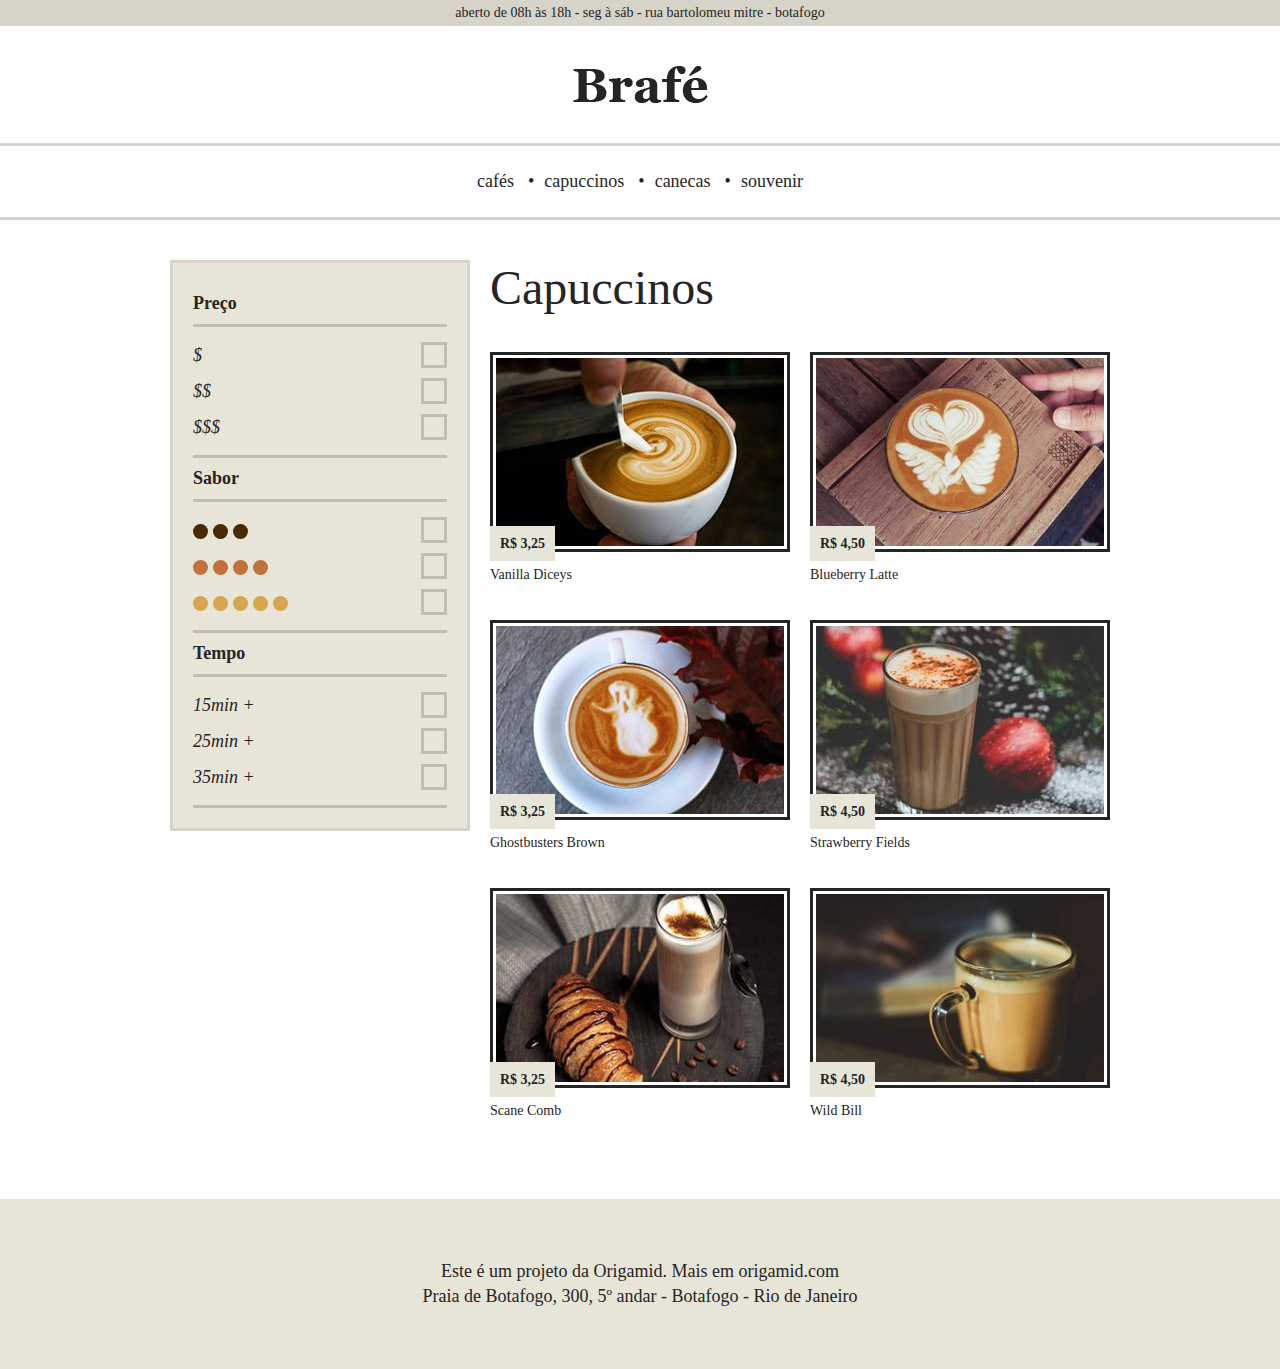
<file: layout2-2.html>
<!DOCTYPE html>
<html>
<head>
	<title>Brafé 2</title>
	<meta charset="utf-8">
	<meta name="viewport" content="width=device-width, initial-scale=1, shrink-to-fit=no">
	<link rel="stylesheet" type="text/css" href="css/2-2/grid.css">
	<link rel="stylesheet" type="text/css" href="css/2-2/style.css">
</head>
<body>
	
	<header>
		<div class="header-informacoes">
			<p>aberto de 08h às 18h - seg à sáb - rua bartolomeu mitre - botafogo</p>
		</div>
		<a class="header-logo" href="index.html">
			<img src="img/2-1/brafe.png" alt="Brafé">
		</a>
		<nav class="header-menu">
			<ul>
				<li><a href="#">cafés</a></li>
				<li><a href="#">capuccinos</a></li>
				<li><a href="#">canecas</a></li>
				<li><a href="#">souvenir</a></li>
			</ul>
		</nav>
	</header>
	
	<div class="container">
		<nav class="filtro grid-4">
			<h2>Preço</h2>
			<ul>
				<li>$</li>
				<li>$$</li>
				<li>$$$</li>
			</ul>
			<h2>Sabor</h2>
			<ul class="sabor">
				<li><span class="sabor-3">Marrom</span></li>
				<li><span class="sabor-4">Laranja</span></li>
				<li><span class="sabor-5">Amarelo</span></li>
			</ul>
			<h2>Tempo</h2>
			<ul>
				<li>15min +</li>
				<li>25min +</li>
				<li>35min +</li>
			</ul>
		</nav>
		
		<section class="produtos grid-8">
			<h1>Capuccinos</h1>
			<ul class="row">
				<li class="grid-mobile-6">
					<img src="img/2-1/cafe-1.jpg" alt="Café 1">
					<span>R$ 3,25</span>
					<h2>Vanilla Diceys</h2>
				</li>
				
				<li class="grid-mobile-6">
					<img src="img/2-1/cafe-2.jpg" alt="Café 1">
					<span>R$ 4,50</span>
					<h2>Blueberry Latte</h2>
				</li>
				
				<li class="grid-mobile-6">
					<img src="img/2-1/cafe-3.jpg" alt="Café 1">
					<span>R$ 3,25</span>
					<h2>Ghostbusters Brown</h2>
				</li>
				
				<li class="grid-mobile-6">
					<img src="img/2-1/cafe-4.jpg" alt="Café 1">
					<span>R$ 4,50</span>
					<h2>Strawberry Fields</h2>
				</li>
				
				<li class="grid-mobile-6">
					<img src="img/2-1/cafe-5.jpg" alt="Café 1">
					<span>R$ 3,25</span>
					<h2>Scane Comb</h2>
				</li>
				
				<li class="grid-mobile-6">
					<img src="img/2-1/cafe-6.jpg" alt="Café 1">
					<span>R$ 4,50</span>
					<h2>Wild Bill</h2>
				</li>
			</ul>
		</section>
	</div>
	
	<footer class="footer">
		<p>Este é um projeto da Origamid. Mais em origamid.com</p>
		<p>Praia de Botafogo, 300, 5º andar - Botafogo - Rio de Janeiro</p>
	</footer>
	
</body>
</html>
</file>
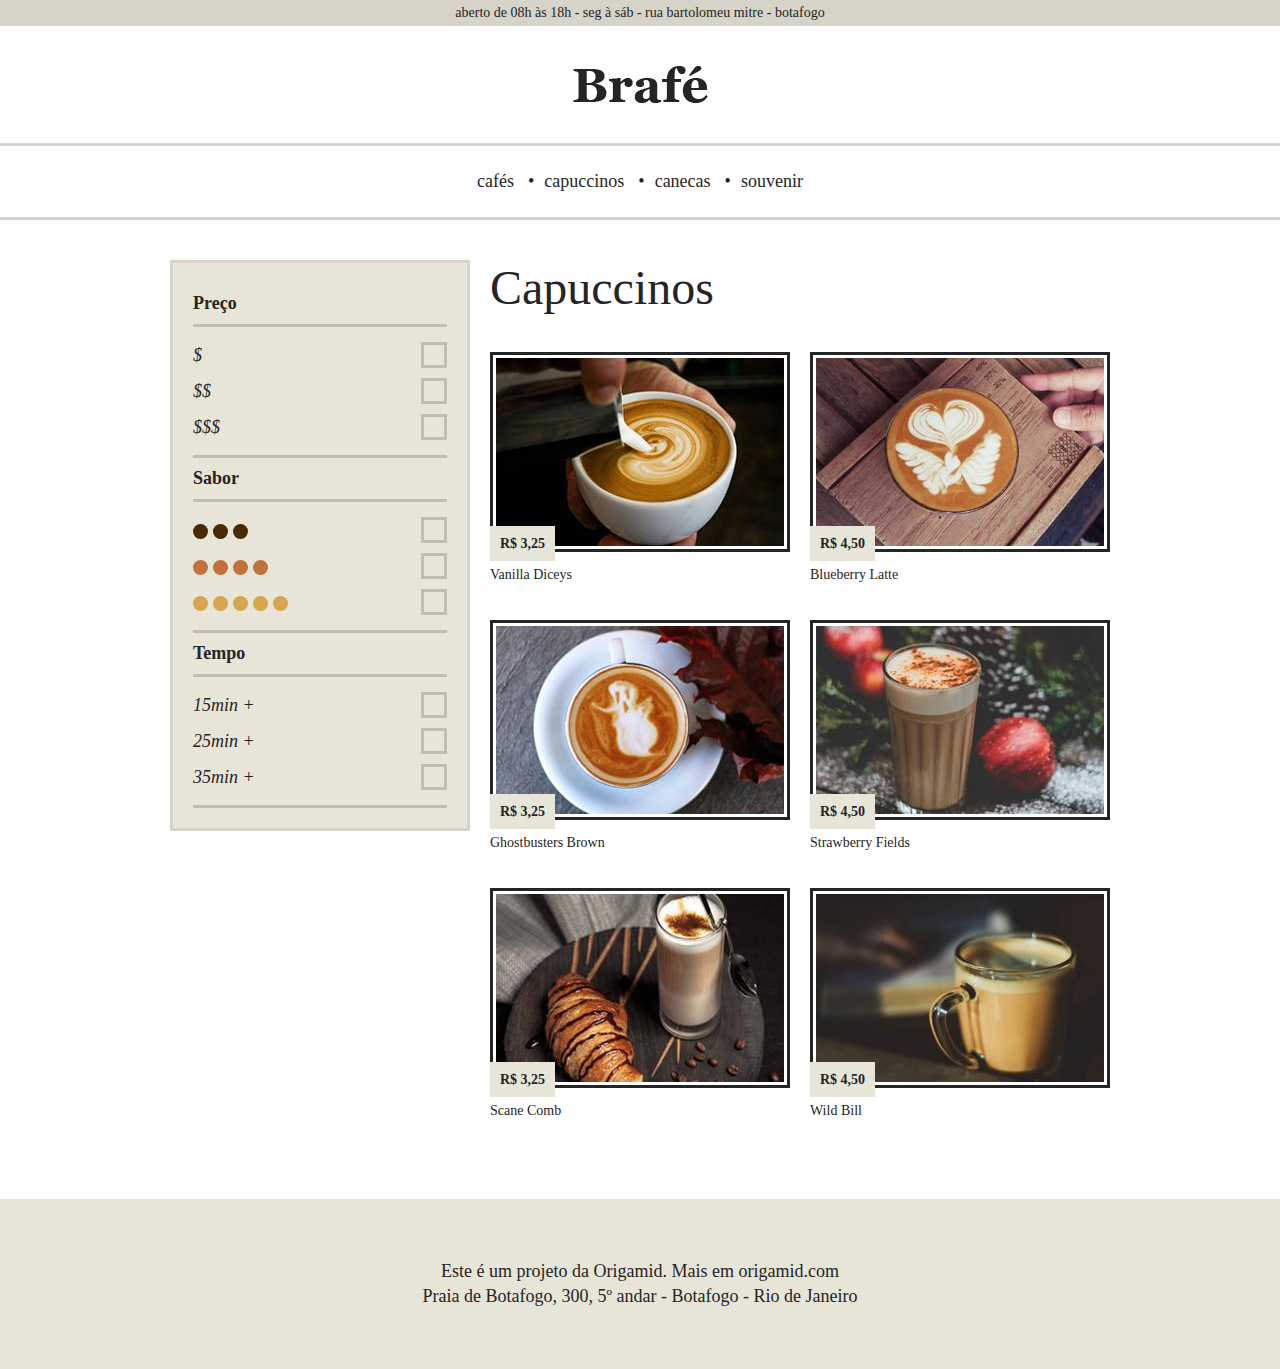
<file: layout2-3.html>
<!DOCTYPE html>
<html>
<head>
	<title>Brafé 2</title>
	<meta charset="utf-8">
	<meta name="viewport" content="width=device-width, initial-scale=1, shrink-to-fit=no">
	<link rel="stylesheet" type="text/css" href="css/2-3/flex.css">
	<link rel="stylesheet" type="text/css" href="css/2-3/style.css">
</head>
<body>
	
	<header>
		<div class="header-informacoes">
			<p>aberto de 08h às 18h - seg à sáb - rua bartolomeu mitre - botafogo</p>
		</div>
		<a class="header-logo" href="index.html">
			<img src="img/2-1/brafe.png" alt="Brafé">
		</a>
		<nav class="header-menu">
			<ul>
				<li><a href="#">cafés</a></li>
				<li><a href="#">capuccinos</a></li>
				<li><a href="#">canecas</a></li>
				<li><a href="#">souvenir</a></li>
			</ul>
		</nav>
	</header>
	
	<div class="flex">
		<nav class="filtro flex-item-4">
			<h2>Preço</h2>
			<ul>
				<li>$</li>
				<li>$$</li>
				<li>$$$</li>
			</ul>
			<h2>Sabor</h2>
			<ul class="sabor">
				<li><span class="sabor-3">Marrom</span></li>
				<li><span class="sabor-4">Laranja</span></li>
				<li><span class="sabor-5">Amarelo</span></li>
			</ul>
			<h2>Tempo</h2>
			<ul>
				<li>15min +</li>
				<li>25min +</li>
				<li>35min +</li>
			</ul>
		</nav>
		
		<section class="produtos flex-item-8">
			<h1>Capuccinos</h1>
			<ul class="flex-row">
				<li class="flex-item-6">
					<img src="img/2-1/cafe-1.jpg" alt="Café 1">
					<span>R$ 3,25</span>
					<h2>Vanilla Diceys</h2>
				</li>
				
				<li class="flex-item-6">
					<img src="img/2-1/cafe-2.jpg" alt="Café 1">
					<span>R$ 4,50</span>
					<h2>Blueberry Latte</h2>
				</li>
				
				<li class="flex-item-6">
					<img src="img/2-1/cafe-3.jpg" alt="Café 1">
					<span>R$ 3,25</span>
					<h2>Ghostbusters Brown</h2>
				</li>
				
				<li class="flex-item-6">
					<img src="img/2-1/cafe-4.jpg" alt="Café 1">
					<span>R$ 4,50</span>
					<h2>Strawberry Fields</h2>
				</li>
				
				<li class="flex-item-6">
					<img src="img/2-1/cafe-5.jpg" alt="Café 1">
					<span>R$ 3,25</span>
					<h2>Scane Comb</h2>
				</li>
				
				<li class="flex-item-6">
					<img src="img/2-1/cafe-6.jpg" alt="Café 1">
					<span>R$ 4,50</span>
					<h2>Wild Bill</h2>
				</li>
			</ul>
		</section>
	</div>
	
	<footer class="footer">
		<p>Este é um projeto da Origamid. Mais em origamid.com</p>
		<p>Praia de Botafogo, 300, 5º andar - Botafogo - Rio de Janeiro</p>
	</footer>
	
</body>
</html>
</file>
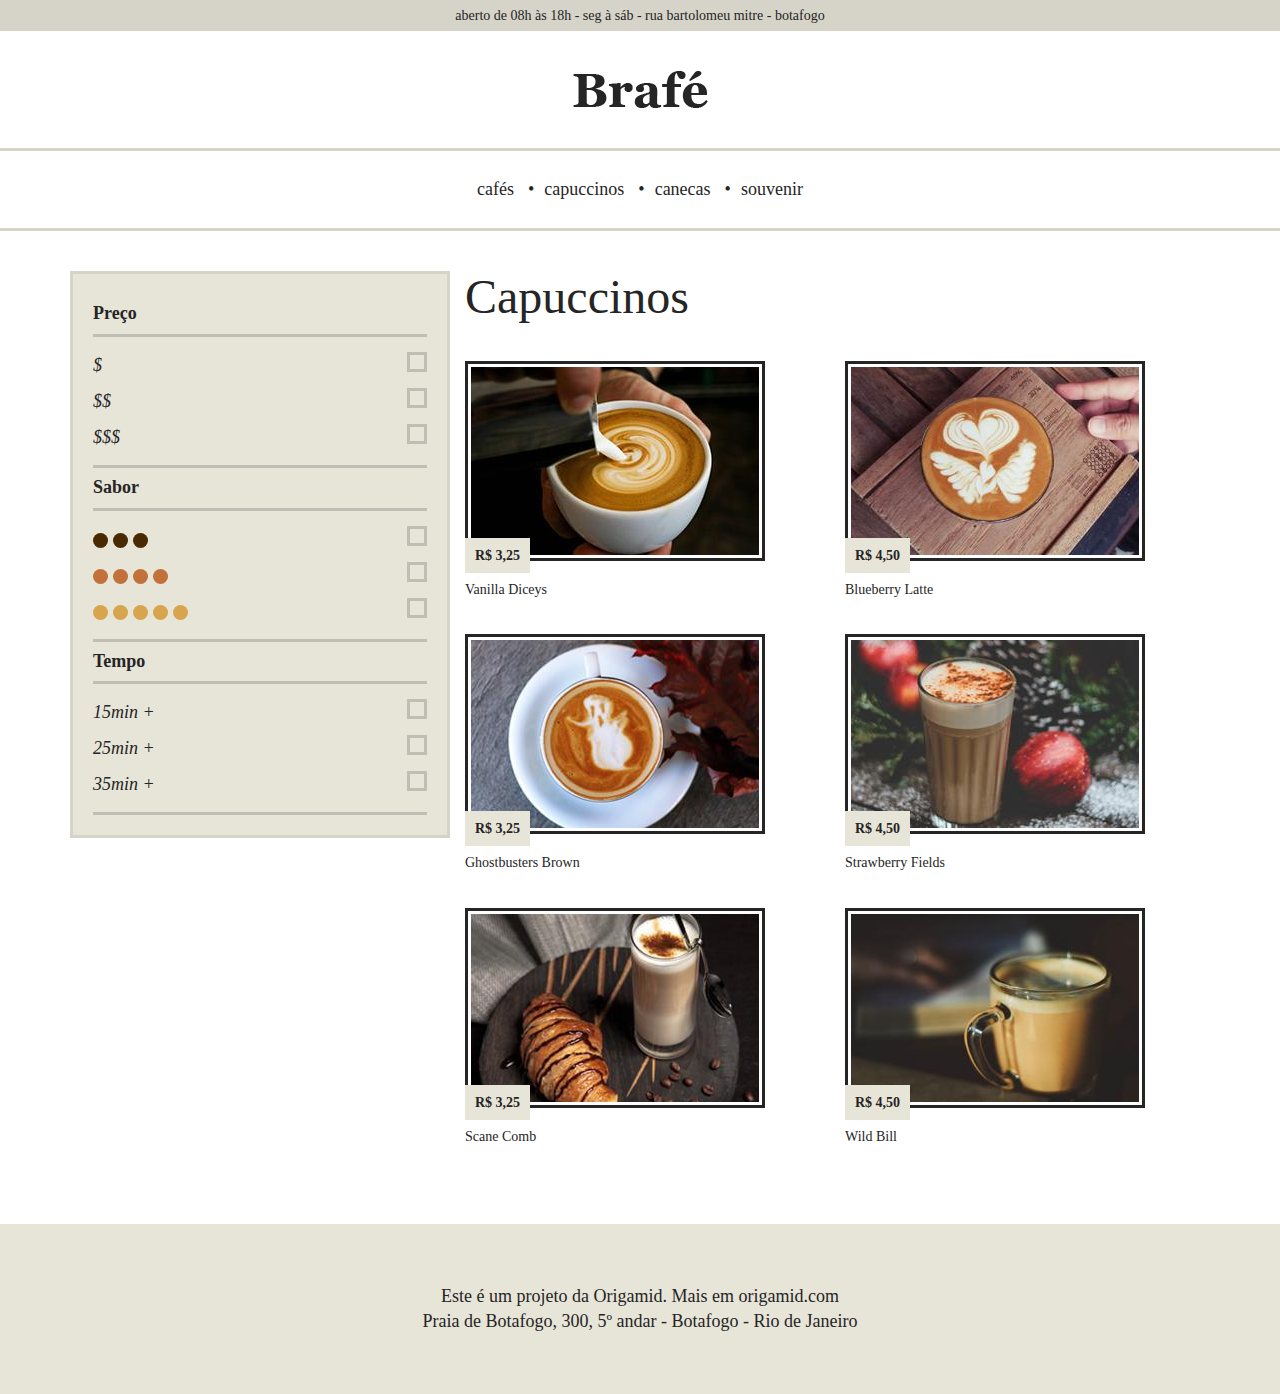
<file: layout2-4.html>
<!DOCTYPE html>
<html>
<head>
	<title>Brafé 2</title>
	<meta charset="utf-8">
	<meta name="viewport" content="width=device-width, initial-scale=1, shrink-to-fit=no">
	<link rel="stylesheet" type="text/css" href="css/2-4/bootstrap.min.css">
	<link rel="stylesheet" type="text/css" href="css/2-4/style.css">
</head>
<body>
	
	<header>
		<div class="header-informacoes">
			<p>aberto de 08h às 18h - seg à sáb - rua bartolomeu mitre - botafogo</p>
		</div>
		<a class="header-logo" href="index.html">
			<img src="img/2-1/brafe.png" alt="Brafé">
		</a>
		<nav class="header-menu">
			<ul>
				<li><a href="#">cafés</a></li>
				<li><a href="#">capuccinos</a></li>
				<li><a href="#">canecas</a></li>
				<li><a href="#">souvenir</a></li>
			</ul>
		</nav>
	</header>
	
	<div class="container">
		<div class="row">
			<nav class="filtro col-md-4">
				<h2>Preço</h2>
				<ul>
					<li>$</li>
					<li>$$</li>
					<li>$$$</li>
				</ul>
				<h2>Sabor</h2>
				<ul class="sabor">
					<li><span class="sabor-3">Marrom</span></li>
					<li><span class="sabor-4">Laranja</span></li>
					<li><span class="sabor-5">Amarelo</span></li>
				</ul>
				<h2>Tempo</h2>
				<ul>
					<li>15min +</li>
					<li>25min +</li>
					<li>35min +</li>
				</ul>
			</nav>

			<section class="produtos col-md-8">
				<h1>Capuccinos</h1>
				<ul class="row">
					<li class="col-6">
						<img src="img/2-1/cafe-1.jpg" alt="Café 1">
						<span>R$ 3,25</span>
						<h2>Vanilla Diceys</h2>
					</li>

					<li class="col-6">
						<img src="img/2-1/cafe-2.jpg" alt="Café 1">
						<span>R$ 4,50</span>
						<h2>Blueberry Latte</h2>
					</li>

					<li class="col-6">
						<img src="img/2-1/cafe-3.jpg" alt="Café 1">
						<span>R$ 3,25</span>
						<h2>Ghostbusters Brown</h2>
					</li>

					<li class="col-6">
						<img src="img/2-1/cafe-4.jpg" alt="Café 1">
						<span>R$ 4,50</span>
						<h2>Strawberry Fields</h2>
					</li>

					<li class="col-6">
						<img src="img/2-1/cafe-5.jpg" alt="Café 1">
						<span>R$ 3,25</span>
						<h2>Scane Comb</h2>
					</li>

					<li class="col-6">
						<img src="img/2-1/cafe-6.jpg" alt="Café 1">
						<span>R$ 4,50</span>
						<h2>Wild Bill</h2>
					</li>
				</ul>
			</section>
		</div>
	</div>
	
	<footer class="footer">
		<p>Este é um projeto da Origamid. Mais em origamid.com</p>
		<p>Praia de Botafogo, 300, 5º andar - Botafogo - Rio de Janeiro</p>
	</footer>
	
</body>
</html>
</file>
<file: css/style.css>
body,
h2,
a,
img {
  padding: 0px;
  margin: 0px;
}

.header {
  background: #252525;
  padding: 20px;
  margin-bottom: 20px;
}

.header img {
  display: block;
  margin: 0 auto;
}

.container-l1 {
    max-width: 960px;
    margin: 20px auto;
    display: flex;
    padding: 10px;
    border-bottom: 3px solid #252525;

}

.container-l1 img {
    max-width: 360px;
    
    ;
}

.info-l1 {

    width: 700px;
}

.info-l1 h2 {
    text-align: center;
    padding: 10px;
}

.info-l1 div {
    display: flex;
    padding: 20px 30px;
    justify-content: space-between;
    flex-wrap: wrap;

}

.info-l1 div img {
    max-width: 100px;
    max-height: 100px;
    border-radius: 50%;
    margin: 10px;
    background: #252525;
    text-align: center;
    overflow: hidden;;
    text-decoration: none;
    color: #d6d3c8;
    cursor: pointer;
       
}




.container-l2 {
    max-width: 960px;
    margin: 20px auto;
    display: flex;
    padding: 20px;
    border-bottom: 3px solid #252525;

}



.container-l2 img {
    max-width: 360px;
    
    ;
}

.info-l2 {

    width: 700px;
}

.info-l2 h2 {
    text-align: center;
    padding: 10px;
}

.info-l2 div {
    display: flex;
    padding: 20px 30px;
    justify-content: space-between;
    flex-wrap: wrap;

}

.info-l2 div img {
    max-width: 100px;
    max-height: 100px;
    border-radius: 50%;
    margin: 10px;
    background: #252525;
    text-align: center;
    overflow: hidden;;
    text-decoration: none;
    color: #d6d3c8;
    cursor: pointer;
    
}


.container-l3 {
    max-width: 960px;
    margin: 20px auto;
    display: flex;
    padding: 10px;
    

}

.container-l3 img {
    max-width: 360px;
    
    ;
}

.info-l3 {

    width: 700px;
}

.info-l3 h2 {
    text-align: center;
    padding: 10px;
}

.info-l3 div {
    display: flex;
    padding: 20px 30px;
    justify-content: space-between;
    flex-wrap: wrap;

}

.info-l3 div img {
    max-width: 100px;
    max-height: 100px;
    border-radius: 50%;
    margin: 10px;
    background: #252525;
    text-align: center;
    overflow: hidden;;
    text-decoration: none;
    color: #d6d3c8;
    cursor: pointer;
}    

.footer {
    background: #252525;
    padding: 20px;
    margin-bottom: 20px;
    margin-bottom: 0;
    color: #d6d3c8;
    text-align: center;
}

}
</file>
<file: css/1-2/grid.css>
.container {
	max-width: 960px;
	margin: 0 auto;
}

.container::after, .container::before {
	content: '';
	display: table;
	clear: both;
}

.grid-1, .grid-2, .grid-3, .grid-4, .grid-5, .grid-6, .grid-7, .grid-8, .grid-9, .grid-10, .grid-11, .grid-12 {
	margin-left: 10px;
	margin-right: 10px;
	float: left;
	display: block;
	min-height: 1px;
}

.grid-1 {
	width: calc(8.333% - 20px);
}
.grid-2 {
	width: calc(16.666% - 20px);
}
.grid-3 {
	width: calc(25% - 20px);
}
.grid-4 {
	width: calc(33.333% - 20px);
}
.grid-5 {
	width: calc(41.666% - 20px);
}
.grid-6 {
	width: calc(50% - 20px);
}
.grid-7 {
	width: calc(58.333% - 20px);
}
.grid-8 {
	width: calc(66.666% - 20px);
}
.grid-9 {
	width: calc(75% - 20px);
}
.grid-10 {
	width: calc(83.333% - 20px);
}
.grid-11 {
	width: calc(91.666% - 20px);
}
.grid-12 {
	width: calc(100% - 20px);
}

@media (max-width: 739px) {
	.container {
		max-width: 300px;
	}
	.grid-1, .grid-2, .grid-3, .grid-4, .grid-5, .grid-6, .grid-7, .grid-8, .grid-9, .grid-10, .grid-11, .grid-12 {
		width: 100%;
		margin-left: 0px;
		margin-right: 0px;
		float: none;
	}
}
</file>
<file: css/2-1/style.css>
body, p, h1, h2, ul, li {
	margin: 0px;
	padding: 0px;
}

li {
	list-style: none;
}

body {
	font-family: Georgia, serif;
	color: #252525;
}

* {
	box-sizing: border-box;
}

/* MENU */

.header-informacoes {
	font-size: 0.875em;
	background: #d6d3c8;
	padding: 5px 0;
	text-align: center;
}

.header-logo img {
	display: block;
	margin: 40px auto;
}

.header-menu {
	border-top: 3px solid #d6d3c8;
	border-bottom: 3px solid #d6d3c8;
	text-align: center;
	margin-bottom: 40px;
	padding: 20px 0;
}

.header-menu li {
	display: inline-block;
}

.header-menu li a {
	display: block;
	padding: 5px 10px 5px 0;
	text-decoration: none;
	color: #252525;
	font-size: 1.125em;
}

.header-menu li a::before {
	content: '•';
	padding-right: 10px;
}

.header-menu li:first-child a::before {
	content: '';
}

/* CONTEÚDO */

.container {
	max-width: 960px;
	margin: 0 auto;
}

.container::after, .container::before {
	content: '';
	display: table;
	clear: both;
}

/* FILTRO */

.filtro {
	background: #e7e4d8;
	border: 3px solid #d6d3c8;
	width: 300px;
	margin: 0 10px;
	padding: 20px;
	float: left;
}

@media (min-width: 740px) and (max-width: 980px) {
	.container {
		max-width: 720px;
	}
	.filtro {
		width: 220px;
	}
}

@media (max-width: 739px) {
	.container {
		max-width: 300px;
	}
	.filtro {
		display: none;
	}
}

.filtro h2 {
	font-size: 1.125em;
	padding: 10px 0
}

.filtro ul {
	border-top: 3px solid #c0beb4;
	border-bottom: 3px solid #c0beb4;
	padding: 10px 0;
}

.filtro li {
	font-style: italic;
	font-size: 1.125em;
	line-height: 2;
}

.filtro li::after {
	content: '';
	display: block;
	width: 20px;
	height: 20px;
	border: 3px solid #c0beb4;
	float: right;
	margin-top: 5px;
}

.sabor {
	overflow: hidden;
}

.sabor span {
	text-indent: -200px;
	display: inline-block;
	width: 15px;
	height: 15px;
	background: currentColor;
	border-radius: 50%;
	vertical-align: middle;
}

.sabor-3 {
	color: #492901;
	box-shadow: 20px 0 0 0 currentColor,
							40px 0 0 0 currentColor;
}

.sabor-4 {
	color: #c17139;
	box-shadow: 20px 0 0 0 currentColor,
							40px 0 0 0 currentColor,
							60px 0 0 0 currentColor;
}

.sabor-5 {
	color: #d7a54d;
	box-shadow: 20px 0 0 0 currentColor,
							40px 0 0 0 currentColor,
							60px 0 0 0 currentColor,
							80px 0 0 0 currentColor;
}

/*PRODUTOS*/

.produtos {
	width: 620px;
	margin: 0 10px;
	float: left;
}

.produtos h1 {
	font-size: 3em;
	font-weight: normal;
}

.produtos li {
	width: 300px;
	float: left;
}

.produtos li:nth-child(even) {
	margin-left: 20px;
}

.produtos li img {
	display: block;
	max-width: 100%;
	border: 3px solid #fff;
	box-shadow: 0 0 0 3px #252525;
	margin: 40px 3px 0 3px;
}

.produtos li span {
	background: #e7e4d8;
	padding: 10px;
	font-size: 0.875em;
	font-weight: bold;
	position: relative;
	top: -15px;;
}

.produtos li h2 {
	font-size: 0.875em;
	font-weight: normal;
}

@media (min-width: 740px) and (max-width: 980px) {
	.produtos {
		width: 460px;
	}
	.produtos li {
		width: 220px;
	}
}

@media (max-width: 739px) {
	.produtos {
		width: 300px;
	}
	.produtos li {
		width: 140px;
	}
}

.footer {
	background: #e7e4d8;
	text-align: center;
	padding: 60px 0;
	font-size: 1.125em;
	line-height: 1.4em;
	margin-top: 80px;
}
</file>
<file: css/2-2/grid.css>
.container {
	max-width: 960px;
	margin: 0 auto;
}

.container::after, .container::before {
	content: '';
	display: table;
	clear: both;
}

.grid-1, .grid-2, .grid-3, .grid-4, .grid-5, .grid-6, .grid-7, .grid-8, .grid-9, .grid-10, .grid-11, .grid-12, .grid-mobile-6 {
	float: left;
	display: block;
	min-height: 1px;
	margin-left: 10px;
	margin-right: 10px;
}

.grid-1 {
	width: calc(8.333% - 20px);
}

.grid-2 {
	width: calc(16.666% - 20px);
}

.grid-3 {
	width: calc(25% - 20px);
}

.grid-4 {
	width: calc(33.333% - 20px);
}

.grid-5 {
	width: calc(41.666% - 20px);
}

.grid-6 {
	width: calc(50% - 20px);
}

.grid-7 {
	width: calc(58.333% - 20px);
}

.grid-8 {
	width: calc(66.666% - 20px);
}

.grid-9 {
	width: calc(75% - 20px);
}

.grid-10 {
	width: calc(83.333% - 20px);
}

.grid-11 {
	width: calc(91.666% - 20px);
}

.grid-12 {
	width: calc(100% - 20px);
}

.grid-mobile-6 {
	width: calc(50% - 20px);
}

.row {
	margin-left: -10px;
	margin-right: -10px;
}

.row::after, .row::before {
	content: '';
	display: table;
	clear: both;
}

@media (max-width: 739px) {
	.container {
		max-width: 300px;
	}
	.grid-1, .grid-2, .grid-3, .grid-4, .grid-5, .grid-6, .grid-7, .grid-8, .grid-9, .grid-10, .grid-11, .grid-12 {
		float: none;
		width: 100%;
		margin-left: 0px;
		margin-right: 0px;
	}
	.row {
		margin-left: 0px;
		margin-right: 0px;
	}
}
</file>
<file: css/2-2/style.css>
body, p, h1, h2, ul, li {
	margin: 0px;
	padding: 0px;
}

li {
	list-style: none;
}

body {
	font-family: Georgia, serif;
	color: #252525;
}

* {
	box-sizing: border-box;
}

/* MENU */

.header-informacoes {
	font-size: 0.875em;
	background: #d6d3c8;
	padding: 5px 0;
	text-align: center;
}

.header-logo img {
	display: block;
	margin: 40px auto;
}

.header-menu {
	border-top: 3px solid #d6d3c8;
	border-bottom: 3px solid #d6d3c8;
	text-align: center;
	margin-bottom: 40px;
	padding: 20px 0;
}

.header-menu li {
	display: inline-block;
}

.header-menu li a {
	display: block;
	padding: 5px 10px 5px 0;
	text-decoration: none;
	color: #252525;
	font-size: 1.125em;
}

.header-menu li a::before {
	content: '•';
	padding-right: 10px;
}

.header-menu li:first-child a::before {
	content: '';
}

/* FILTRO */

.filtro {
	background: #e7e4d8;
	border: 3px solid #d6d3c8;
	padding: 20px;
}

@media (max-width: 739px) {
	.filtro {
		display: none;
	}
}

.filtro h2 {
	font-size: 1.125em;
	padding: 10px 0
}

.filtro ul {
	border-top: 3px solid #c0beb4;
	border-bottom: 3px solid #c0beb4;
	padding: 10px 0;
}

.filtro li {
	font-style: italic;
	font-size: 1.125em;
	line-height: 2;
}

.filtro li::after {
	content: '';
	display: block;
	width: 20px;
	height: 20px;
	border: 3px solid #c0beb4;
	float: right;
	margin-top: 5px;
}

.sabor {
	overflow: hidden;
}

.sabor span {
	text-indent: -200px;
	display: inline-block;
	width: 15px;
	height: 15px;
	background: currentColor;
	border-radius: 50%;
	vertical-align: middle;
}

.sabor-3 {
	color: #492901;
	box-shadow: 20px 0 0 0 currentColor,
							40px 0 0 0 currentColor;
}

.sabor-4 {
	color: #c17139;
	box-shadow: 20px 0 0 0 currentColor,
							40px 0 0 0 currentColor,
							60px 0 0 0 currentColor;
}

.sabor-5 {
	color: #d7a54d;
	box-shadow: 20px 0 0 0 currentColor,
							40px 0 0 0 currentColor,
							60px 0 0 0 currentColor,
							80px 0 0 0 currentColor;
}

/*PRODUTOS*/

.produtos h1 {
	font-size: 3em;
	font-weight: normal;
}

.produtos li img {
	display: block;
	max-width: 100%;
	border: 3px solid #fff;
	box-shadow: 0 0 0 3px #252525;
	margin: 40px 3px 0 3px;
}

.produtos li span {
	background: #e7e4d8;
	padding: 10px;
	font-size: 0.875em;
	font-weight: bold;
	position: relative;
	top: -15px;;
}

.produtos li h2 {
	font-size: 0.875em;
	font-weight: normal;
}

.footer {
	background: #e7e4d8;
	text-align: center;
	padding: 60px 0;
	font-size: 1.125em;
	line-height: 1.4em;
	margin-top: 80px;
}
</file>
<file: css/2-3/flex.css>
.flex {
	max-width: 960px;
	margin: 0 auto;
	display: flex;
	flex-wrap: wrap;
}

.flex-row {
	margin-left: -10px;
	margin-right: -10px;
	display: flex;
	flex-wrap: wrap;
}

.flex-item-4, .flex-item-6, .flex-item-8 {
	margin-left: 10px;
	margin-right: 10px;
	align-self: flex-start;
}

.flex-item-4 {
	flex: 0 0 calc(33.333% - 20px);
	max-width: calc(33.333% - 20px);
}

.flex-item-6 {
	flex: 0 0 calc(50% - 20px);
	max-width: calc(50% - 20px);
}

.flex-item-8 {
	flex: 0 0 calc(66.666% - 20px);
	max-width: calc(66.666% - 20px);
}

@media (max-width: 739px) {
	.flex {
		max-width: 300px;
		flex-direction: column;
	}
	.flex-item-4, .flex-item-8 {
		margin-left: 0px;
		margin-right: 0px;
		max-width: 100%;
		align-self: auto;
	}
}
</file>
<file: css/2-3/style.css>
body, p, h1, h2, ul, li {
	margin: 0px;
	padding: 0px;
}

li {
	list-style: none;
}

body {
	font-family: Georgia, serif;
	color: #252525;
}

* {
	box-sizing: border-box;
}

/* MENU */

.header-informacoes {
	font-size: 0.875em;
	background: #d6d3c8;
	padding: 5px 0;
	text-align: center;
}

.header-logo img {
	display: block;
	margin: 40px auto;
}

.header-menu {
	border-top: 3px solid #d6d3c8;
	border-bottom: 3px solid #d6d3c8;
	text-align: center;
	margin-bottom: 40px;
	padding: 20px 0;
}

.header-menu li {
	display: inline-block;
}

.header-menu li a {
	display: block;
	padding: 5px 10px 5px 0;
	text-decoration: none;
	color: #252525;
	font-size: 1.125em;
}

.header-menu li a::before {
	content: '•';
	padding-right: 10px;
}

.header-menu li:first-child a::before {
	content: '';
}

/* FILTRO */

.filtro {
	background: #e7e4d8;
	border: 3px solid #d6d3c8;
	padding: 20px;
}

@media (max-width: 739px) {
	.filtro {
		display: none;
	}
}

.filtro h2 {
	font-size: 1.125em;
	padding: 10px 0
}

.filtro ul {
	border-top: 3px solid #c0beb4;
	border-bottom: 3px solid #c0beb4;
	padding: 10px 0;
}

.filtro li {
	font-style: italic;
	font-size: 1.125em;
	line-height: 2;
}

.filtro li::after {
	content: '';
	display: block;
	width: 20px;
	height: 20px;
	border: 3px solid #c0beb4;
	float: right;
	margin-top: 5px;
}

.sabor {
	overflow: hidden;
}

.sabor span {
	text-indent: -200px;
	display: inline-block;
	width: 15px;
	height: 15px;
	background: currentColor;
	border-radius: 50%;
	vertical-align: middle;
}

.sabor-3 {
	color: #492901;
	box-shadow: 20px 0 0 0 currentColor,
							40px 0 0 0 currentColor;
}

.sabor-4 {
	color: #c17139;
	box-shadow: 20px 0 0 0 currentColor,
							40px 0 0 0 currentColor,
							60px 0 0 0 currentColor;
}

.sabor-5 {
	color: #d7a54d;
	box-shadow: 20px 0 0 0 currentColor,
							40px 0 0 0 currentColor,
							60px 0 0 0 currentColor,
							80px 0 0 0 currentColor;
}

/*PRODUTOS*/

.produtos h1 {
	font-size: 3em;
	font-weight: normal;
}

.produtos li img {
	display: block;
	max-width: 100%;
	border: 3px solid #fff;
	box-shadow: 0 0 0 3px #252525;
	margin: 40px 3px 0 3px;
}

.produtos li span {
	background: #e7e4d8;
	padding: 10px;
	font-size: 0.875em;
	font-weight: bold;
	position: relative;
	top: -15px;;
}

.produtos li h2 {
	font-size: 0.875em;
	font-weight: normal;
}

.footer {
	background: #e7e4d8;
	text-align: center;
	padding: 60px 0;
	font-size: 1.125em;
	line-height: 1.4em;
	margin-top: 80px;
}
</file>
<file: css/2-4/style.css>
body, p, h1, h2, ul, li {
	margin: 0px;
	padding: 0px;
}

li {
	list-style: none;
}

body {
	font-family: Georgia, serif;
	color: #252525;
}

* {
	box-sizing: border-box;
}

/* MENU */

.header-informacoes {
	font-size: 0.875em;
	background: #d6d3c8;
	padding: 5px 0;
	text-align: center;
}

.header-logo img {
	display: block;
	margin: 40px auto;
}

.header-menu {
	border-top: 3px solid #d6d3c8;
	border-bottom: 3px solid #d6d3c8;
	text-align: center;
	margin-bottom: 40px;
	padding: 20px 0;
}

.header-menu li {
	display: inline-block;
}

.header-menu li a {
	display: block;
	padding: 5px 10px 5px 0;
	text-decoration: none;
	color: #252525;
	font-size: 1.125em;
}

.header-menu li a::before {
	content: '•';
	padding-right: 10px;
}

.header-menu li:first-child a::before {
	content: '';
}

/* FILTRO */

.filtro {
	background: #e7e4d8;
	border: 3px solid #d6d3c8;
	padding: 20px;
	align-self: flex-start;
}

@media (max-width: 768px) {
	.filtro {
		display: none;
	}
}

.filtro h2 {
	font-size: 1.125em;
	padding: 10px 0;
	font-weight: bold;
}

.filtro ul {
	border-top: 3px solid #c0beb4;
	border-bottom: 3px solid #c0beb4;
	padding: 10px 0;
}

.filtro li {
	font-style: italic;
	font-size: 1.125em;
	line-height: 2;
}

.filtro li::after {
	content: '';
	display: block;
	width: 20px;
	height: 20px;
	border: 3px solid #c0beb4;
	float: right;
	margin-top: 5px;
}

.sabor {
	overflow: hidden;
}

.sabor span {
	text-indent: -200px;
	display: inline-block;
	width: 15px;
	height: 15px;
	background: currentColor;
	border-radius: 50%;
	vertical-align: middle;
}

.sabor-3 {
	color: #492901;
	box-shadow: 20px 0 0 0 currentColor,
							40px 0 0 0 currentColor;
}

.sabor-4 {
	color: #c17139;
	box-shadow: 20px 0 0 0 currentColor,
							40px 0 0 0 currentColor,
							60px 0 0 0 currentColor;
}

.sabor-5 {
	color: #d7a54d;
	box-shadow: 20px 0 0 0 currentColor,
							40px 0 0 0 currentColor,
							60px 0 0 0 currentColor,
							80px 0 0 0 currentColor;
}

/*PRODUTOS*/

.produtos h1 {
	font-size: 3em;
	font-weight: normal;
}

.produtos li img {
	display: block;
	max-width: 100%;
	border: 3px solid #fff;
	box-shadow: 0 0 0 3px #252525;
	margin: 40px 3px 0 3px;
}

.produtos li span {
	background: #e7e4d8;
	padding: 10px;
	font-size: 0.875em;
	font-weight: bold;
	position: relative;
	top: -15px;;
}

.produtos li h2 {
	font-size: 0.875em;
	font-weight: normal;
}

.footer {
	background: #e7e4d8;
	text-align: center;
	padding: 60px 0;
	font-size: 1.125em;
	line-height: 1.4em;
	margin-top: 80px;
}
</file>
<file: css/1-1.css>
/* Reset */

body, h1, h2, h3, p, ul {
	padding: 0px;
	margin: 0px;
}

body {
	font-family: Georgia, serif;
	color: #252525;
}

* {
	box-sizing: border-box;
}

/* Menu */

.menu {
	background: #252525;
	padding: 20px 0;
}

.menu-container {
	max-width: 960px;
	margin: 0 auto;
}

.menu-container::after, .menu-container::before {
	content: '';
	display: table;
	clear: both;
}

a.menu-logo {
	display: block;
	float: left;
	margin-left: 10px;
}

.menu-nav {
	float: right;
	margin-right: 10px;
}

.menu-nav li {
	display: inline-block;
}

.menu-nav a {
	display: block;
	padding: 10px;
	text-decoration: none;
	color: #fff;
	font-size: 1.125em;
}

@media (max-width: 739px) {
	.menu {
		text-align: center;
	}
	a.menu-logo {
		float: none;
		margin: 0 auto;
	}
	.menu-nav {
		float: none;
		clear: both;
	}
}

/* Intro */

.intro {
	background: url('../img/bg-intro.jpg') no-repeat center center;
	background-size: cover;
	padding: 150px 0;
	text-align: center;
	color: #fff;
}

.intro h1 {
	text-transform: uppercase;
	font-size: 3em;
}

.intro h1::after {
	content: '';
	display: block;
	width: 20px;
	height: 4px;
	background: #fff;
	margin: 10px auto;
}

.intro p {
	font-style: italic;
	font-size: 1.125em;
}

@media (max-width: 739px) {
	.intro {
		padding: 60px 0;
	}
}

/* Sobre */

.sobre {
	padding: 60px 0;
}

.sobre-container {
	max-width: 960px;
	margin: 0 auto;
}

.sobre-container::after, .sobre-container::before {
	content: '';
	display: table;
	clear: both;
}

.sobre h2 {
	text-align: center;
	font-size: 2.25em;
	margin-bottom: 60px;
}

.sobre-item {
	width: 460px;
	float: left;
	margin: 0 10px;
}

.sobre-item img {
	display: block;
	max-width: 100%;
}

.sobre-item h3 {
	font-size: 2.25em;
	line-height: 1em;
	background: #252525;
	width: 220px;
	color: #fff;
	font-style: italic;
	font-weight: normal;
	text-align: center;
	padding: 5px 0 10px 0;
	top: -25px;
	position: relative;
}

.sobre > p {
	font-size: 1.125em;
	line-height: 1.4em;
	font-style: italic;
	text-align: center;
	margin: 20px auto;
	max-width: 460px;
}

@media (min-width: 740px) and (max-width: 980px) {
	.sobre-container {
		max-width: 720px;
	}
	.sobre-item {
		width: 340px;
	}
}

@media (max-width: 739px) {
	.sobre-container {
		max-width: 300px;
	}
	.sobre-item {
		width: 300px;
		margin: 0 auto;
	}
}

/* Produtos */

.produtos {
	background: #e7e4d8;
	padding: 60px 0;
	border-top: 3px solid #d6d3c8;
	border-bottom: 3px solid #d6d3c8;
}

.produtos-container {
	max-width: 960px;
	margin: 0 auto;
}

.produtos-container::before, .produtos-container::after {
	content: '';
	display: table;
	clear: both;
}

.produtos-item {
	width: 300px;
	float: left;
	margin: 0 10px 20px 10px;
}

.produtos-item h2 {
	text-align: center;
	font-size: 2.25em;
	margin-bottom: 20px;
}

.produtos-item h2::before {
	content: '';
	display: block;
	width: 100px;
	height: 100px;
	background: currentColor;
	border-radius: 50%;
	margin: 20px auto;
	border: 5px solid #e7e4d8;
	box-shadow: 0 0 0 5px currentColor;
}

h2.produtos-paulista::before {
	color: #492901;
}

h2.produtos-carioca::before {
	color: #c17139;
}

h2.produtos-mineiro::before {
	color: #d7a54d;
}

.produtos-item p {
	font-size: 0.875em;
	line-height: 1.4em;
}

.produtos-btn {
	width: 180px;
	border: 3px solid #252525;
	color: #252525;
	text-decoration: none;
	display: block;
	margin: 20px auto 0 auto;
	text-align: center;
	font-size: 1.125em;
	font-weight: bold;
	text-transform: uppercase;
	padding: 15px 0;
}

@media (min-width: 740px) and (max-width: 980px) {
	.produtos-container {
		max-width: 720px;
	}
	.produtos-item {
		width: 220px;
	}
}

@media (max-width: 739px) {
	.produtos-container {
		max-width: 300px;
	}
	.produtos-item {
		margin: 0 auto 20px auto;
	}
}

/* Locais */

.locais {
	max-width: 960px;
	margin: 0 auto;
	padding: 20px 0;
}

.locais-item {
	clear: both;
	margin: 60px auto;
}

.locais-item::after, .locais-item::before {
	display: table;
	content: '';
	clear: both;
}

.locais-item img {
	width: 460px;
	display: block;
	float: left;
	margin: 0 10px;
}

.locais-item > div {
	width: 460px;
	float: left;
	margin: 0 10px;
}

.locais-item h2 {
	font-size: 2.25em;
	margin-bottom: 20px;
}

.locais-item p {
	font-size: 1.125em;
	line-height: 1.4em;
	max-width: 320px;
	margin-bottom: 40px;
}

.locais-item a {
	font-size: 1.125em;
	text-transform: uppercase;
	text-decoration: none;
	border: 3px solid;
	color: #252525;
	padding: 10px 20px;
}

@media (min-width: 740px) and (max-width: 980px) {
	.locais {
		max-width: 720px;
	}
	.locais-item > div, .locais-item img {
		width: 340px;
	}
}

@media (max-width: 739px) {
	.locais {
		max-width: 300px;
	}
	.locais-item > div, .locais-item img {
		width: 300px;
		margin: 0px;
	}
}

/* Assine */

.assine {
	background: #e7e4d8;
	padding: 30px 0;
}

.assine-container {
	max-width: 960px;
	margin: 0 auto;
}

.assine-container::after, .assine-container::before {
	content: '';
	display: table;
	clear: both;
}

.assine-info {
	width: 460px;
	margin: 0 10px;
	float: left;
}

.assine-info h2 {
	font-size: 2.25em;
}

.assine-info p {
	font-size: 1.5em;
	font-style: italic;
}

.assine form {
	width: 460px;
	margin: 10px 10px 0 10px;
	float: left;
}

.assine form label {
	display: none;
}

.assine input {
	width: 320px;
	border: 3px solid #252525;
	background: none;
	font-size: 1.5em;
	font-style: italic;
	font-family: Georgia, serif;
	padding: 10px;
	float: left;
}

.assine button {
	background: #252525;
	border: none;
	font-family: Georgia, serif;
	text-transform: uppercase;
	font-size: 1.5em;
	width: 140px;
	padding: 13px 0;
	color: #fff;
	cursor: pointer;
}

@media (min-width: 740px) and (max-width: 980px) {
	.assine-container {
		max-width: 720px;
	}
	.assine-info, .assine form, .assine input {
		width: 340px;
	}
}

@media (max-width: 739px) {
	.assine-container {
		max-width: 300px;
	}
	.assine-info, .assine form, .assine input {
		width: 300px;
		margin: 10px 0 0 0;
	}
}

/*Footer*/

.footer {
	background: #d6d3c8;
	padding: 40px 0;
}

.footer-container {
	max-width: 960px;
	margin: 0 auto;
}

.footer-container::after, .footer-container::before {
	content: '';
	display: table;
	clear: both;
}

.footer p {
	float: left;
	margin: 0 10px;
	font-size: 1.125em;
	line-height: 1.4em;
}

.footer img {
	float: right;
	margin: 0 10px;
	display: block;
}

@media (max-width: 739px) {
	.footer-container {
		max-width: 300px;
	}
	.footer p {
		float: none;
		margin: 0px;
	}
	.footer img {
		float: none;
		margin: 20px 0;
	}
}
</file>
<file: css/1-2/style.css>
/* Reset */

body,
h1,
h2,
h3,
p,
ul {
  padding: 0px;
  margin: 0px;
}

body {
  font-family: Georgia, serif;
  color: #252525;
}

* {
  box-sizing: border-box;
}

img {
  max-width: 100%;
  display: block;
}

/* Menu */

.menu {
  background: #252525;
  padding: 15px 0;
}

.menu-nav ul {
  float: right;
}

.menu-nav ul li {
  display: inline-block;
}

.menu-nav a {
  text-decoration: none;
  color: #fff;
  font-size: 1.125em;
  display: block;
  padding: 10px;
  margin-left: 10px;
}

@media (max-width: 739px) {
  .menu-nav ul {
    float: none;
  }
  .menu-nav ul li a {
    margin-left: 0px;
    padding-left: 0px;
    padding-right: 8px;
  }
}

/* Intro */

.intro {
  background: url("/img/1-2/bg-intro.jpg") no-repeat center center;
  background-size: cover;
  color: #fff;
  padding: 150px 0;
  text-align: center;
}

.intro h1 {
  text-transform: uppercase;
  font-size: 3em;
}

.intro h1::after {
  content: "";
  display: block;
  width: 20px;
  height: 4px;
  background: #fff;
  margin: 10px auto;
}

.intro p {
  font-style: italic;
  font-size: 1.125em;
}

@media (max-width: 739px) {
  .intro {
    padding: 60px 0;
  }
}

/* Sobre */

.sobre {
  padding: 60px 0;
}

.sobre h2 {
  font-size: 2.25em;
  text-align: center;
  margin-bottom: 60px;
}

.sobre-item h3 {
  font-size: 2.25em;
  line-height: 1em;
  background: #252525;
  color: #fff;
  font-style: italic;
  font-weight: normal;
  text-align: center;
  position: relative;
  width: 220px;
  padding: 5px 0 10px 0;
  top: -25px;
}

.sobre > p {
  font-size: 1.125em;
  line-height: 1.4em;
  font-style: italic;
  max-width: 460px;
  margin: 20px auto;
  text-align: center;
}

/* Produtos */

.produtos {
  background: #e7e4d8;
  border-top: 3px solid #d6d3c8;
  border-bottom: 3px solid #d6d3c8;
  padding: 60px 0;
}

.produtos-item {
  margin-bottom: 40px;
}

.produtos-item h2 {
  font-size: 2.25em;
  text-align: center;
  margin-bottom: 20px;
}

.produtos-item h2::before {
  content: "";
  display: block;
  width: 100px;
  height: 100px;
  background: currentColor;
  border-radius: 50%;
  border: 5px solid #e7e4d8;
  box-shadow: 0 0 0 5px currentColor;
  margin: 20px auto;
}

h2.produtos-paulista::before {
  color: #492901;
}

h2.produtos-carioca::before {
  color: #c17139;
}

h2.produtos-mineiro::before {
  color: #d7a54d;
}

.produtos-item p {
  font-size: 0.875em;
  line-height: 1.4em;
}

.produtos-btn {
  border: 3px solid #252525;
  color: #252525;
  text-decoration: none;
  text-align: center;
  font-size: 1.125em;
  font-weight: bold;
  text-transform: uppercase;
  display: block;
  width: 180px;
  padding: 15px 0;
  margin: 0 auto;
}

/* Locais */

.locais {
  padding: 60px 0;
}

.locais-item {
  margin-bottom: 40px;
}

.locais-item h2 {
  font-size: 2.25em;
  margin-bottom: 20px;
}

.locais-item p {
  font-size: 1.125em;
  line-height: 1.4em;
  max-width: 320px;
  margin-bottom: 40px;
}

.locais-item a {
  font-size: 1.125em;
  text-transform: uppercase;
  text-decoration: none;
  border: 3px solid;
  color: #252525;
  padding: 10px 20px;
}

/* Assine */

.assine {
  background: #e7e4d8;
  padding: 30px 0;
}

.assine-info h2 {
  font-size: 2.25em;
}

.assine-info p {
  font-size: 1.5em;
  font-style: italic;
}

.assine form label {
  display: none;
}

.assine input {
  border: 3px solid #252525;
  background: none;
  font-size: 1.5em;
  font-style: italic;
  font-family: Georgia, serif;
  width: calc(100% - 140px);
  padding: 10px;
  float: left;
}

.assine button {
  background: #252525;
  border: none;
  font-family: Georgia, serif;
  text-transform: uppercase;
  font-size: 1.5em;
  color: #fff;
  cursor: pointer;
  width: 140px;
  padding: 13px 0;
}

/*Footer*/

.footer {
  background: #d6d3c8;
  padding: 40px 0;
}

.footer img {
  float: right;
}

.footer p {
  font-size: 1.125em;
  line-height: 1.4em;
}

@media (max-width: 739px) {
  .footer img {
    float: none;
    margin-top: 20px;
  }
}
</file>
<file: css/1-3/style.css>
/* Reset */

body,
h1,
h2,
h3,
p,
ul {
  padding: 0px;
  margin: 0px;
}

body {
  font-family: Georgia, serif;
  color: #252525;
}

* {
  box-sizing: border-box;
}

.container {
  display: flex;
  max-width: 960px;
  margin: 0 auto;
}

@media (max-width: 739px) {
  .container {
    flex-direction: column;
    max-width: 300px;
  }
}

/* Menu */

.menu {
  background: #252525;
  padding: 15px 0;
}

.menu-nav a {
  text-decoration: none;
  color: #fff;
  font-size: 1.125em;
}

.menu-logo {
  margin: 0 10px;
}

.menu-nav {
  flex: 1;
  margin: 0 10px;
  align-self: center;
}

.menu-nav ul {
  float: right;
  display: flex;
  list-style: none;
}

.menu-nav ul li a {
  padding: 10px;
}

@media (max-width: 739px) {
  .menu-nav {
    margin: 0px;
  }
  .menu-logo {
    margin: 0px;
  }
  .menu-nav ul li a {
    padding-left: 0px;
  }
}

/* Intro */

.intro {
  background: url("/img/bg-intro.jpg") no-repeat center center;
  background-size: cover;
  color: #fff;
  padding: 150px 0;
  text-align: center;
}

@media (max-width: 739px) {
  .intro {
    padding: 60px 0;
  }
}

.intro h1 {
  text-transform: uppercase;
  font-size: 3em;
}

.intro h1::after {
  content: "";
  display: block;
  width: 20px;
  height: 4px;
  background: #fff;
  margin: 10px auto;
}

.intro p {
  font-style: italic;
  font-size: 1.125em;
}

/* Sobre */

.sobre {
  padding: 60px 0;
}

.sobre h2 {
  font-size: 2.25em;
  text-align: center;
  margin-bottom: 60px;
}

.sobre-item {
  flex: 1;
  margin: 0 10px;
}

@media (max-width: 739px) {
  .sobre-item {
    margin-left: 0px;
    margin-right: 0px;
  }
}

.sobre-item img {
  display: block;
  max-width: 100%;
}

.sobre-item h3 {
  font-size: 2.25em;
  line-height: 1em;
  background: #252525;
  color: #fff;
  font-style: italic;
  font-weight: normal;
  text-align: center;
  position: relative;
  width: 220px;
  padding: 5px 0 10px 0;
  top: -25px;
}

.sobre > p {
  font-size: 1.125em;
  line-height: 1.4em;
  font-style: italic;
  margin: 20px auto;
  max-width: 460px;
  text-align: center;
}

/* Produtos */

.produtos {
  background: #e7e4d8;
  border-top: 3px solid #d6d3c8;
  border-bottom: 3px solid #d6d3c8;
  padding: 60px 0;
}

.produtos-item {
  flex: 1;
  margin: 0 10px 40px 10px;
}

.produtos-item h2 {
  font-size: 2.25em;
  text-align: center;
  margin-bottom: 20px;
}

.produtos-item h2::before {
  content: "";
  display: block;
  width: 100px;
  height: 100px;
  background: currentColor;
  border-radius: 50%;
  border: 5px solid #e7e4d8;
  box-shadow: 0 0 0 5px currentColor;
  margin: 20px auto;
}

h2.produtos-paulista::before {
  color: #492901;
}

h2.produtos-carioca::before {
  color: #c17139;
}

h2.produtos-mineiro::before {
  color: #d7a54d;
}

.produtos-item p {
  font-size: 0.875em;
  line-height: 1.4em;
}

.produtos-btn {
  border: 3px solid #252525;
  color: #252525;
  text-decoration: none;
  text-align: center;
  font-size: 1.125em;
  font-weight: bold;
  text-transform: uppercase;
  display: block;
  width: 180px;
  padding: 15px 0;
  margin: 20px auto 0 auto;
}

@media (max-width: 739px) {
  .produtos-item {
    margin-left: 0px;
    margin-right: 0px;
  }
}

/* Locais */

.locais {
  padding: 60px 0;
}

.locais-item {
  margin-bottom: 40px;
}

.locais-img,
.locais-info {
  flex: 1;
  margin: 0 10px;
}

.locais-img img {
  display: block;
  max-width: 100%;
}

.locais-item h2 {
  font-size: 2.25em;
  margin-bottom: 20px;
}

.locais-item p {
  font-size: 1.125em;
  line-height: 1.4em;
  max-width: 320px;
  margin-bottom: 40px;
}

.locais-item a {
  font-size: 1.125em;
  text-transform: uppercase;
  text-decoration: none;
  border: 3px solid;
  color: #252525;
  padding: 10px 20px;
}

@media (max-width: 739px) {
  .locais-img,
  .locais-info {
    margin-left: 0px;
    margin-right: 0px;
  }
}

/* Assine */

.assine {
  background: #e7e4d8;
  padding: 30px 0;
}

.assine-info {
  flex: 1;
  margin: 0 10px;
}

.assine-info h2 {
  font-size: 2.25em;
}

.assine-info p {
  font-size: 1.5em;
  font-style: italic;
}

.assine form {
  flex: 1;
  margin: 0 10px;
  display: flex;
  flex-wrap: wrap;
  align-content: flex-start;
}

.assine form label {
  display: none;
}

@media (max-width: 739px) {
  .assine-info {
    margin: 0 0 20px 0;
  }
  .assine form {
    margin: 0px;
  }
}

.assine input {
  flex: 1;
  align-self: flex-start;
  padding: 10px;
  border: 3px solid #252525;
  background: none;
  font-size: 1.5em;
  font-style: italic;
  font-family: Georgia, serif;
}

.assine button {
  flex: 1;
  padding: 13px;
  align-self: flex-start;
  background: #252525;
  border: none;
  font-family: Georgia, serif;
  text-transform: uppercase;
  font-size: 1.5em;
  color: #fff;
  cursor: pointer;
}

/*Footer*/

.footer {
  background: #d6d3c8;
  padding: 40px 0;
}

.footer p {
  font-size: 1.125em;
  line-height: 1.4em;
  margin: 0 10px;
  flex: 1;
}

.footer-img {
  margin: 0 10px;
}

@media (max-width: 739px) {
  .footer-img,
  .footer p {
    margin: 10px 0px;
  }
}
</file>
<file: css/1-4/style.css>
/* Reset */

body,
h1,
h2,
h3,
p,
ul {
  padding: 0px;
  margin: 0px;
}

body {
  font-family: Georgia, serif;
  color: #252525;
}

* {
  box-sizing: border-box;
}

img {
  display: block;
  max-width: 100%;
}

/* Menu */

.menu {
  background: #252525;
  padding: 15px 0px;
}

.menu-nav a {
  text-decoration: none;
  color: #fff;
  font-size: 1.125em;
}

.menu-nav ul {
  float: right;
  list-style: none;
}

.menu-nav ul li {
  display: inline-block;
}

.menu-nav ul li a {
  display: inline-block;
  padding: 10px;
  margin-left: 10px;
}

@media (max-width: 768px) {
  .menu-nav ul {
    float: none;
  }
  .menu-nav ul li a {
    padding-left: 0px;
    margin-left: 0px;
  }
}

/* Intro */

.intro {
  background: url("/img/bg-intro.jpg") no-repeat center center;
  background-size: cover;
  color: #fff;
  padding: 150px 0;
  text-align: center;
}

.intro h1 {
  text-transform: uppercase;
  font-size: 3em;
  font-weight: bold;
}

.intro h1::after {
  content: "";
  display: block;
  width: 20px;
  height: 4px;
  background: #fff;
  margin: 20px auto;
}

.intro p {
  font-style: italic;
  font-size: 1.125em;
}

@media (max-width: 768px) {
  .intro {
    padding: 60px 0px;
  }
}

/* Sobre */

.sobre {
  padding-top: 60px;
  padding-bottom: 60px;
}

.sobre h2 {
  font-size: 2.25em;
  text-align: center;
  margin-bottom: 60px;
  font-weight: bold;
}

.sobre-item h3 {
  font-size: 2.25em;
  line-height: 1em;
  background: #252525;
  color: #fff;
  font-style: italic;
  font-weight: normal;
  text-align: center;
  position: relative;
  width: 220px;
  padding: 5px 0 10px 0;
  top: -25px;
}

.sobre > p {
  font-size: 1.125em;
  line-height: 1.4em;
  font-style: italic;
  max-width: 460px;
  text-align: center;
  margin: 20px auto;
}

/* Produtos */

.produtos {
  background: #e7e4d8;
  border-top: 3px solid #d6d3c8;
  border-bottom: 3px solid #d6d3c8;
  padding-top: 60px;
  padding-bottom: 60px;
}

.produtos-item {
  margin-bottom: 40px;
}

.produtos-item h2 {
  font-size: 2.25em;
  text-align: center;
  margin-bottom: 20px;
  font-weight: bold;
}

.produtos-item h2::before {
  content: "";
  display: block;
  width: 100px;
  height: 100px;
  background: currentColor;
  border-radius: 50%;
  border: 5px solid #e7e4d8;
  box-shadow: 0 0 0 5px currentColor;
  margin: 20px auto;
}

h2.produtos-paulista::before {
  color: #492901;
}

h2.produtos-carioca::before {
  color: #c17139;
}

h2.produtos-mineiro::before {
  color: #d7a54d;
}

.produtos-item p {
  font-size: 0.875em;
  line-height: 1.4em;
}

.produtos-btn {
  border: 3px solid #252525;
  color: #252525;
  text-decoration: none;
  text-align: center;
  font-size: 1.125em;
  font-weight: bold;
  text-transform: uppercase;
  width: 180px;
  display: block;
  margin: 20px auto 0 auto;
  padding: 15px 0;
}

.produtos-btn:hover {
  text-decoration: none;
  color: #c17139;
  border-color: #c17139;
}

/* Locais */

.locais {
  padding-top: 60px;
  padding-bottom: 60px;
}

.locais-item {
  margin-bottom: 40px;
}

.locais-item h2 {
  font-size: 2.25em;
  margin-bottom: 20px;
  font-weight: bold;
}

.locais-item p {
  font-size: 1.125em;
  line-height: 1.4em;
  max-width: 320px;
  margin-bottom: 20px;
}

.locais-item a {
  font-size: 1.125em;
  text-transform: uppercase;
  text-decoration: none;
  border: 3px solid;
  color: #252525;
  padding: 10px 20px;
}

/* Assine */

.assine {
  background: #e7e4d8;
  padding-top: 30px;
  padding-bottom: 30px;
}

.assine-info h2 {
  font-size: 2.25em;
  font-weight: bold;
}

.assine-info p {
  font-size: 1.5em;
  font-style: italic;
}

.assine form label {
  display: none;
}

.assine form {
  margin-top: 10px;
  display: flex;
  flex-wrap: wrap;
  align-content: flex-start;
}

.assine input {
  border: 3px solid #252525;
  background: none;
  font-size: 1.5em;
  font-style: italic;
  font-family: Georgia, serif;
  align-self: flex-start;
  padding: 10px;
}

.assine button {
  background: #252525;
  border: none;
  font-family: Georgia, serif;
  text-transform: uppercase;
  font-size: 1.5em;
  color: #fff;
  cursor: pointer;
  align-self: flex-start;
  padding: 13px;
}

/*Footer*/

.footer {
  background: #d6d3c8;
  padding-top: 40px;
  padding-bottom: 40px;
}

.footer p {
  font-size: 1.125em;
  line-height: 1.4em;
}

.footer img {
  float: right;
}

@media (max-width: 768px) {
  .footer img {
    float: none;
    margin-top: 20px;
  }
}
</file>
